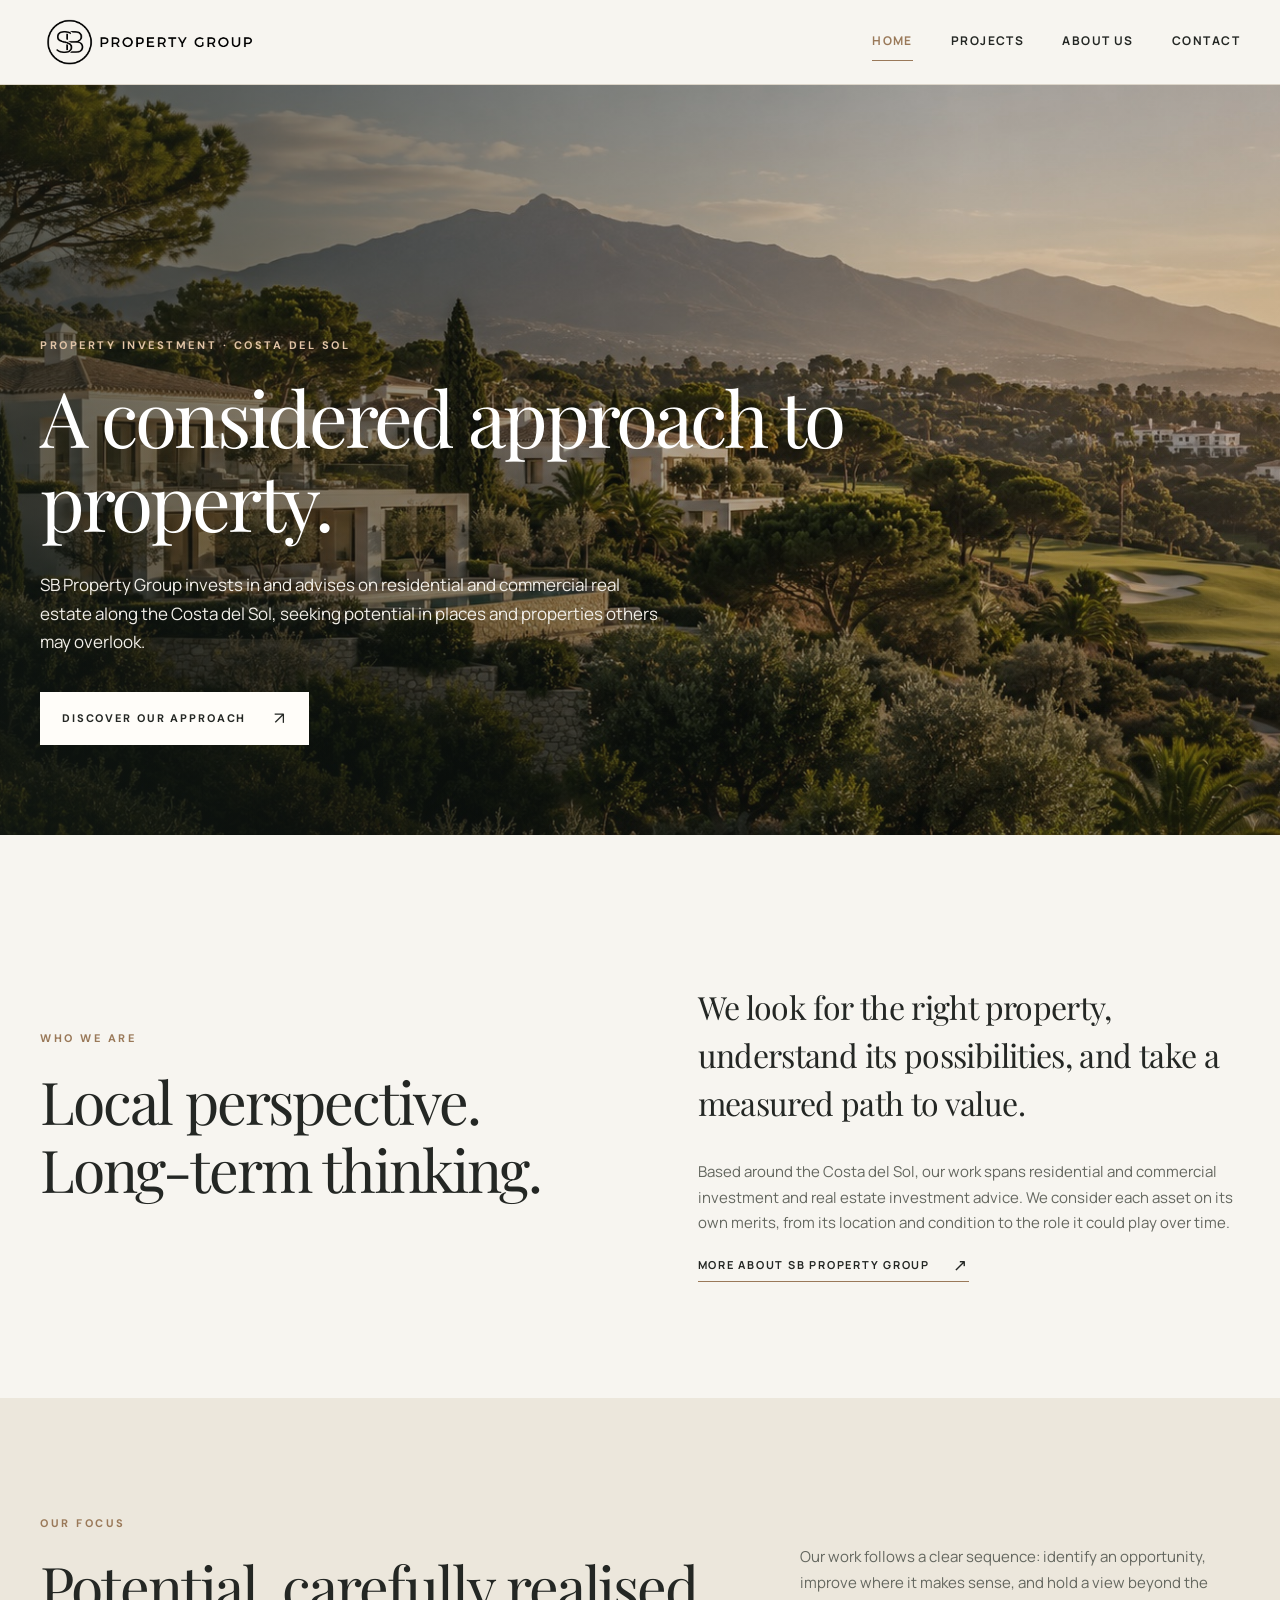
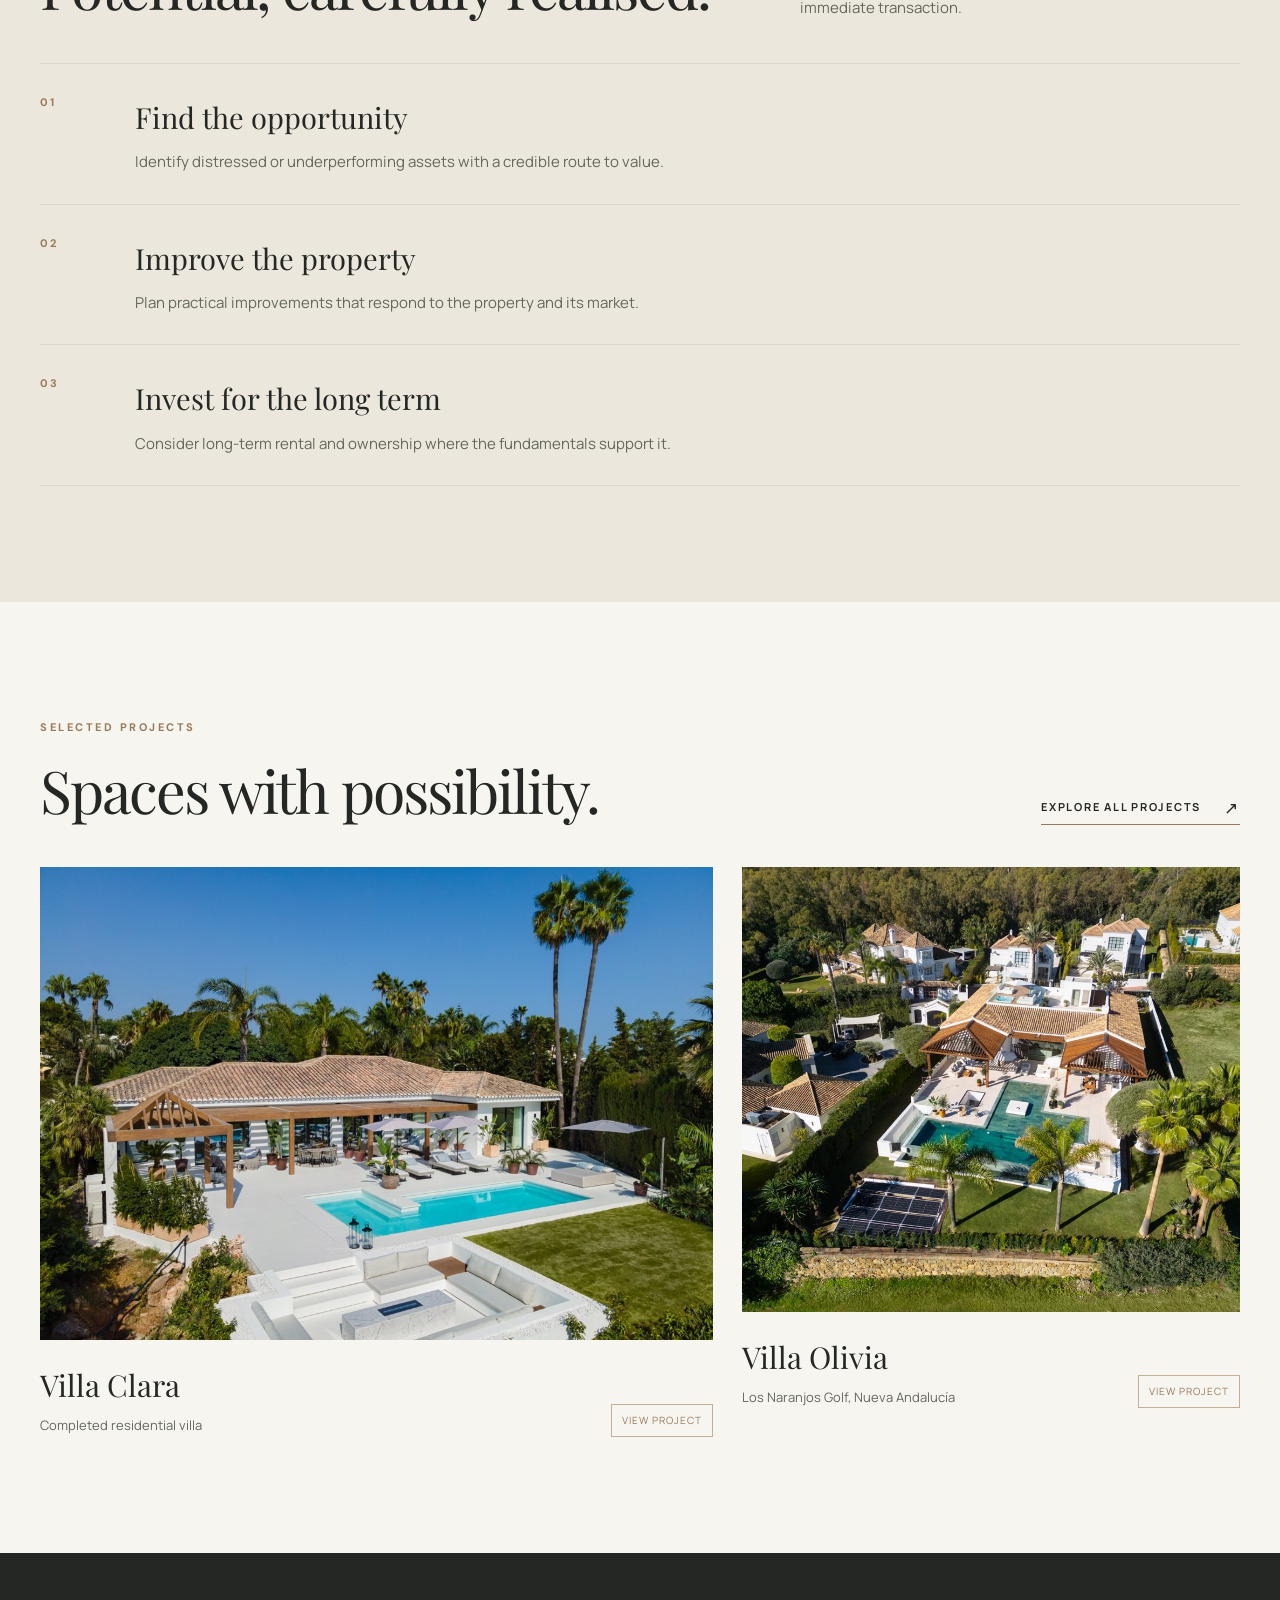
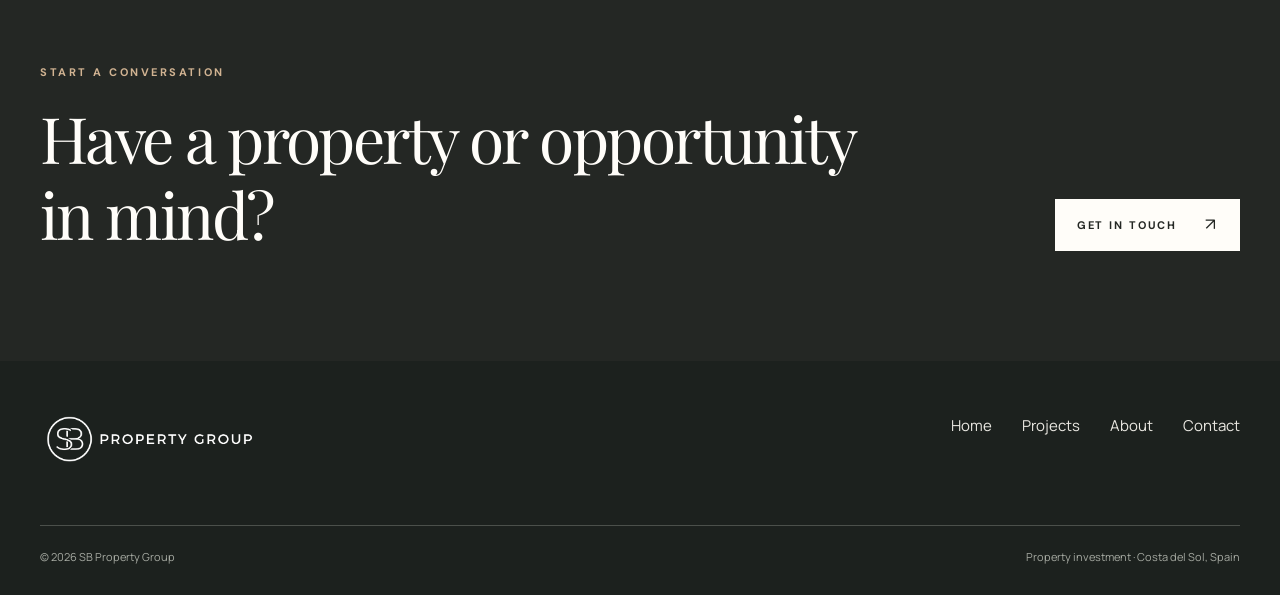
<file: index.html>
<!doctype html><html lang="en"><head><meta charset="utf-8"><meta name="viewport" content="width=device-width,initial-scale=1"><meta name="description" content="SB Property Group invests in and advises on residential and commercial real estate along Spain’s Costa del Sol."><title>SB Property Group | Property investment on the Costa del Sol</title><link rel="stylesheet" href="assets/site.css"><script src="assets/site.js" defer></script></head><body>
<header class="site-header"><div class="wrap nav"><a class="brand" href="index.html" aria-label="SB Property Group home"><img class="brand-logo" src="assets/sb-property-group-logo.png" alt="SB Property Group"></a><button class="menu-button" type="button" aria-expanded="false" aria-controls="main-nav">Menu</button><nav id="main-nav" class="nav-links" aria-label="Main navigation"><a href="index.html" aria-current="page">Home</a><a href="projects.html">Projects</a><a href="about.html">About us</a><a href="contact.html">Contact</a></nav></div></header>
<main><div class="hero"><img src="assets/golf-valley-editorial.jpg" alt="Illustrative view of Mediterranean villas among golf fairways and mountains" fetchpriority="high"><div class="wrap hero-content"><span class="eyebrow">Property investment · Costa del Sol</span><h1>A considered approach to property.</h1><p>SB Property Group invests in and advises on residential and commercial real estate along the Costa del Sol, seeking potential in places and properties others may overlook.</p><a class="button button-light" href="about.html">Discover our approach</a></div></div>
<section><div class="wrap split"><div><span class="eyebrow">Who we are</span><h2>Local perspective.<br>Long-term thinking.</h2></div><div><p class="intro-copy">We look for the right property, understand its possibilities, and take a measured path to value.</p><p>Based around the Costa del Sol, our work spans residential and commercial investment and real estate investment advice. We consider each asset on its own merits, from its location and condition to the role it could play over time.</p><a class="text-link" href="about.html">More about SB Property Group</a></div></div></section>
<section class="tone"><div class="wrap"><div class="section-head"><div><span class="eyebrow">Our focus</span><h2>Potential, carefully realised.</h2></div><p>Our work follows a clear sequence: identify an opportunity, improve where it makes sense, and hold a view beyond the immediate transaction.</p></div><div class="number-list"><div class="number-row"><b>01</b><div><h3>Find the opportunity</h3><p>Identify distressed or underperforming assets with a credible route to value.</p></div></div><div class="number-row"><b>02</b><div><h3>Improve the property</h3><p>Plan practical improvements that respond to the property and its market.</p></div></div><div class="number-row"><b>03</b><div><h3>Invest for the long term</h3><p>Consider long-term rental and ownership where the fundamentals support it.</p></div></div></div></section>
<section><div class="wrap"><div class="section-head"><div><span class="eyebrow">Selected projects</span><h2>Spaces with possibility.</h2></div><a class="text-link" href="projects.html">Explore all projects</a></div><div class="feature-grid"><article><a href="projects.html#villa-clara" class="image-frame"><img src="assets/projects/villa-clara/01.jpg" alt="Completed Villa Clara exterior and pool" loading="lazy"></a><div class="card-info"><div><h3>Villa Clara</h3><p>Completed residential villa</p></div><span class="pill">View project</span></div></article><article><a href="projects.html#villa-olivia" class="image-frame"><img src="assets/projects/villa-olivia/01.jpg" alt="Completed Villa Olivia exterior and pool" loading="lazy"></a><div class="card-info"><div><h3>Villa Olivia</h3><p>Los Naranjos Golf, Nueva Andalucía</p></div><span class="pill">View project</span></div></article></div></div></section>
<section class="cta"><div class="wrap"><div><span class="eyebrow">Start a conversation</span><h2>Have a property or opportunity in mind?</h2></div><a class="button button-light" href="contact.html">Get in touch</a></div></section></main>
<footer class="site-footer"><div class="wrap"><div class="footer-top"><a class="brand" href="index.html"><img class="brand-logo" src="assets/sb-property-group-logo.png" alt="SB Property Group"></a><nav aria-label="Footer navigation"><a href="index.html">Home</a><a href="projects.html">Projects</a><a href="about.html">About</a><a href="contact.html">Contact</a></nav></div><div class="footer-bottom"><span>© <span data-year>2026</span> SB Property Group</span><span>Property investment · Costa del Sol, Spain</span></div></div></footer></body></html>
</file>
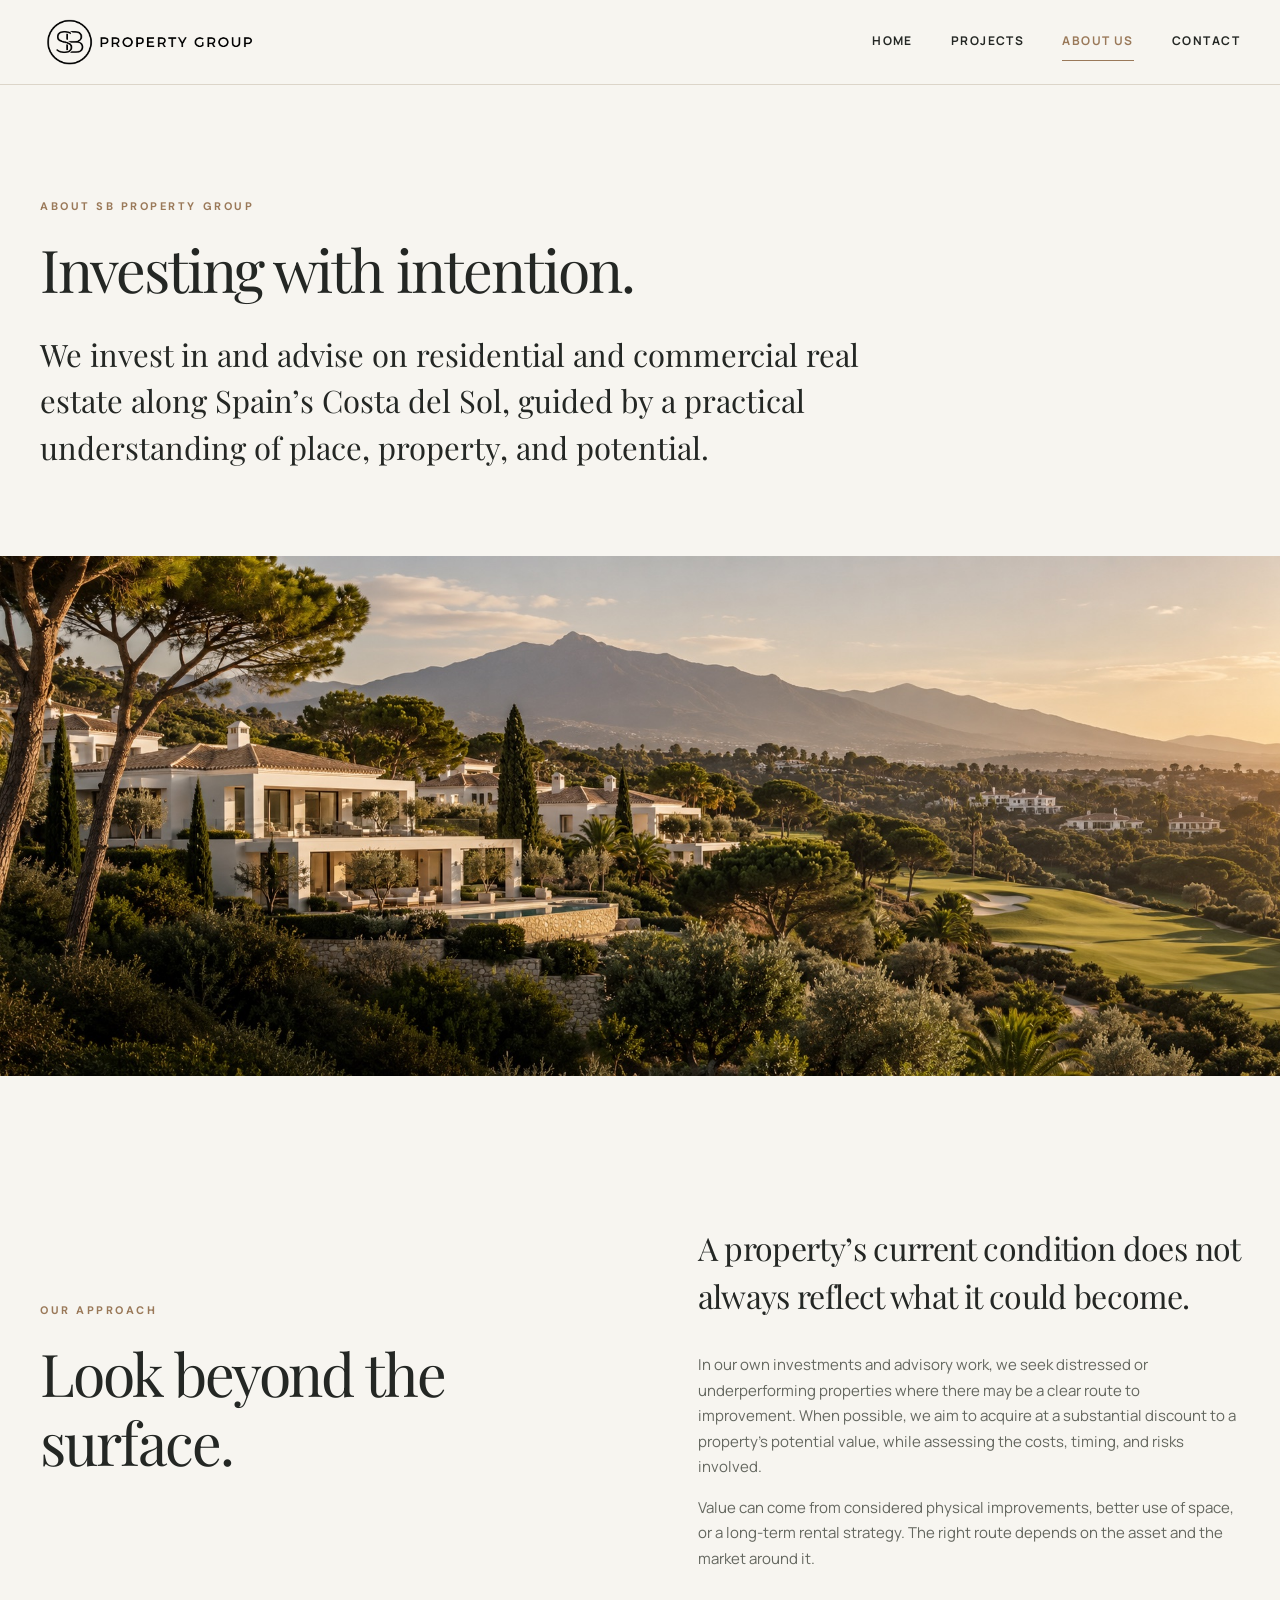
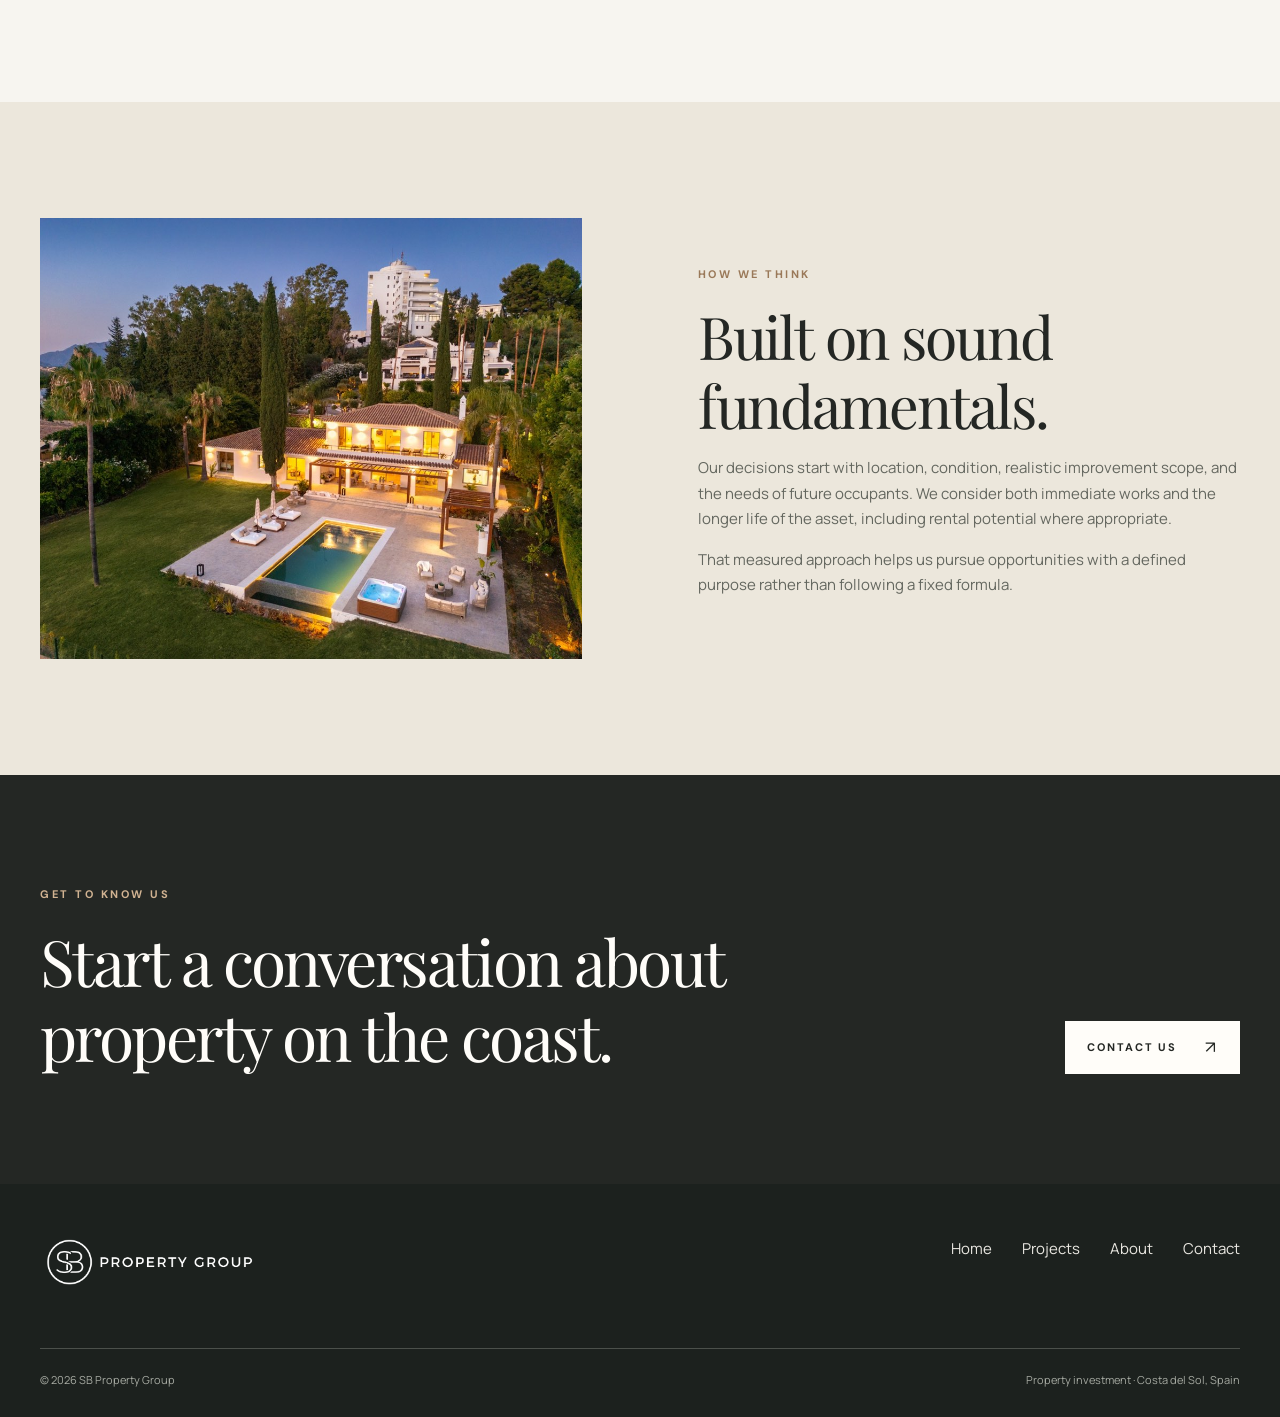
<file: about.html>
<!doctype html><html lang="en"><head><meta charset="utf-8"><meta name="viewport" content="width=device-width,initial-scale=1"><meta name="description" content="Learn about SB Property Group’s investment and real estate advisory approach on the Costa del Sol."><title>About us | SB Property Group</title><link rel="stylesheet" href="assets/site.css"><script src="assets/site.js" defer></script></head><body>
<header class="site-header"><div class="wrap nav"><a class="brand" href="index.html" aria-label="SB Property Group home"><img class="brand-logo" src="assets/sb-property-group-logo.png" alt="SB Property Group"></a><button class="menu-button" type="button" aria-expanded="false" aria-controls="main-nav">Menu</button><nav id="main-nav" class="nav-links" aria-label="Main navigation"><a href="index.html">Home</a><a href="projects.html">Projects</a><a href="about.html" aria-current="page">About us</a><a href="contact.html">Contact</a></nav></div></header>
<main><div class="wrap page-intro"><span class="eyebrow">About SB Property Group</span><h1>Investing with intention.</h1><p class="lede">We invest in and advise on residential and commercial real estate along Spain’s Costa del Sol, guided by a practical understanding of place, property, and potential.</p></div><img class="banner-img" src="assets/golf-valley-editorial.jpg" alt="Illustrative Costa del Sol villas and landscape" loading="eager">
<section><div class="wrap split"><div><span class="eyebrow">Our approach</span><h2>Look beyond the surface.</h2></div><div class="about-block"><p class="intro-copy">A property’s current condition does not always reflect what it could become.</p><p>In our own investments and advisory work, we seek distressed or underperforming properties where there may be a clear route to improvement. When possible, we aim to acquire at a substantial discount to a property’s potential value, while assessing the costs, timing, and risks involved.</p><p>Value can come from considered physical improvements, better use of space, or a long-term rental strategy. The right route depends on the asset and the market around it.</p></div></div></section>
<section class="tone"><div class="wrap split"><div class="image-frame"><img class="about-image" src="assets/projects/villa-azahar/01.jpg" alt="Completed Villa Azahar exterior and pool" loading="lazy"></div><div><span class="eyebrow">How we think</span><h2>Built on sound fundamentals.</h2><p>Our decisions start with location, condition, realistic improvement scope, and the needs of future occupants. We consider both immediate works and the longer life of the asset, including rental potential where appropriate.</p><p>That measured approach helps us pursue opportunities with a defined purpose rather than following a fixed formula.</p></div></div></section>
<section class="cta"><div class="wrap"><div><span class="eyebrow">Get to know us</span><h2>Start a conversation about property on the coast.</h2></div><a class="button button-light" href="contact.html">Contact us</a></div></section></main>
<footer class="site-footer"><div class="wrap"><div class="footer-top"><a class="brand" href="index.html"><img class="brand-logo" src="assets/sb-property-group-logo.png" alt="SB Property Group"></a><nav aria-label="Footer navigation"><a href="index.html">Home</a><a href="projects.html">Projects</a><a href="about.html">About</a><a href="contact.html">Contact</a></nav></div><div class="footer-bottom"><span>© 2026 SB Property Group</span><span>Property investment · Costa del Sol, Spain</span></div></div></footer></body></html>
</file>
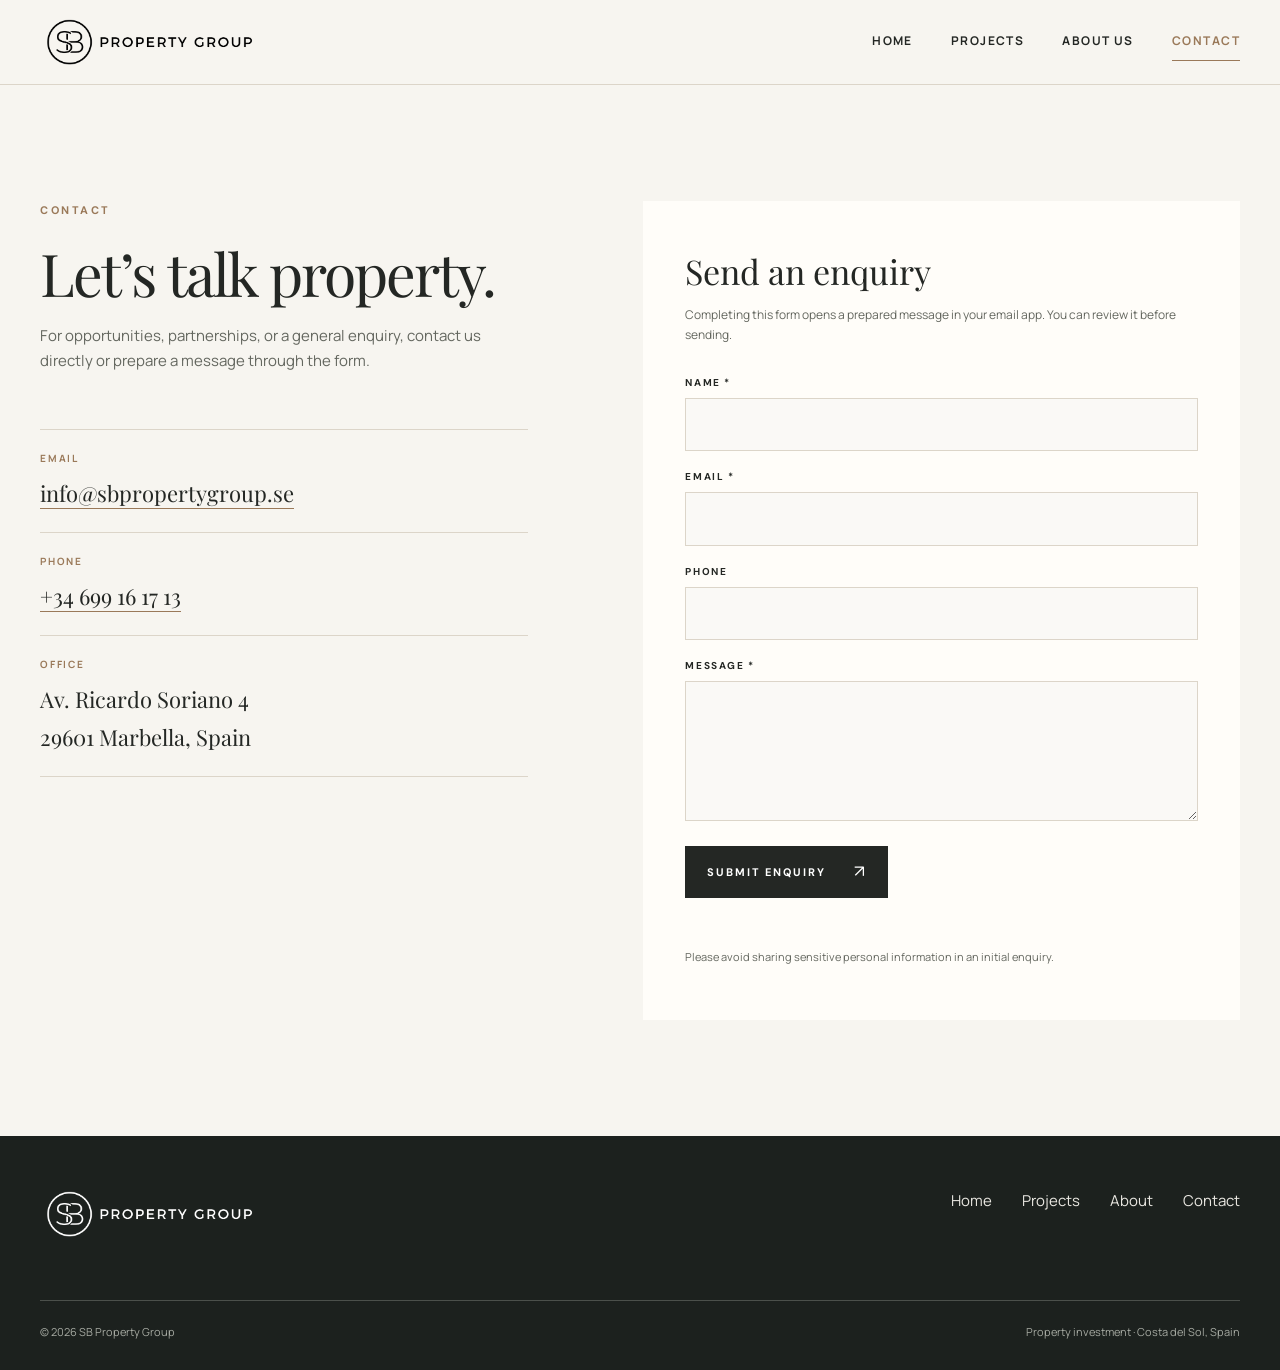
<file: contact.html>
<!doctype html><html lang="en"><head><meta charset="utf-8"><meta name="viewport" content="width=device-width,initial-scale=1"><meta name="description" content="Contact SB Property Group about property investment opportunities on the Costa del Sol."><title>Contact | SB Property Group</title><link rel="stylesheet" href="assets/site.css"><script src="assets/site.js" defer></script></head><body>
<header class="site-header"><div class="wrap nav"><a class="brand" href="index.html" aria-label="SB Property Group home"><img class="brand-logo" src="assets/sb-property-group-logo.png" alt="SB Property Group"></a><button class="menu-button" type="button" aria-expanded="false" aria-controls="main-nav">Menu</button><nav id="main-nav" class="nav-links" aria-label="Main navigation"><a href="index.html">Home</a><a href="projects.html">Projects</a><a href="about.html">About us</a><a href="contact.html" aria-current="page">Contact</a></nav></div></header>
<main><section><div class="wrap contact-grid"><div class="contact-heading"><span class="eyebrow">Contact</span><h1>Let’s talk property.</h1><p>For opportunities, partnerships, or a general enquiry, contact us directly or prepare a message through the form.</p><div class="detail-list"><div class="detail"><label>Email</label><a href="mailto:info@sbpropertygroup.se">info@sbpropertygroup.se</a></div><div class="detail"><label>Phone</label><a href="tel:+34699161713">+34 699 16 17 13</a></div><div class="detail"><label>Office</label><span>Av. Ricardo Soriano 4<br>29601 Marbella, Spain</span></div></div></div><div class="form"><h2>Send an enquiry</h2><p class="form-note">Completing this form opens a prepared message in your email app. You can review it before sending.</p><form data-enquiry-form><div class="field"><label for="name">Name *</label><input id="name" name="name" type="text" autocomplete="name" required></div><div class="field"><label for="email">Email *</label><input id="email" name="email" type="email" autocomplete="email" required></div><div class="field"><label for="phone">Phone</label><input id="phone" name="phone" type="tel" autocomplete="tel"></div><div class="field"><label for="message">Message *</label><textarea id="message" name="message" required></textarea></div><button class="button" type="submit">Submit enquiry</button><p class="form-status" role="status" aria-live="polite"></p></form><p class="legal-note">Please avoid sharing sensitive personal information in an initial enquiry.</p></div></div></section></main>
<footer class="site-footer"><div class="wrap"><div class="footer-top"><a class="brand" href="index.html"><img class="brand-logo" src="assets/sb-property-group-logo.png" alt="SB Property Group"></a><nav aria-label="Footer navigation"><a href="index.html">Home</a><a href="projects.html">Projects</a><a href="about.html">About</a><a href="contact.html">Contact</a></nav></div><div class="footer-bottom"><span>© 2026 SB Property Group</span><span>Property investment · Costa del Sol, Spain</span></div></div></footer></body></html>
</file>
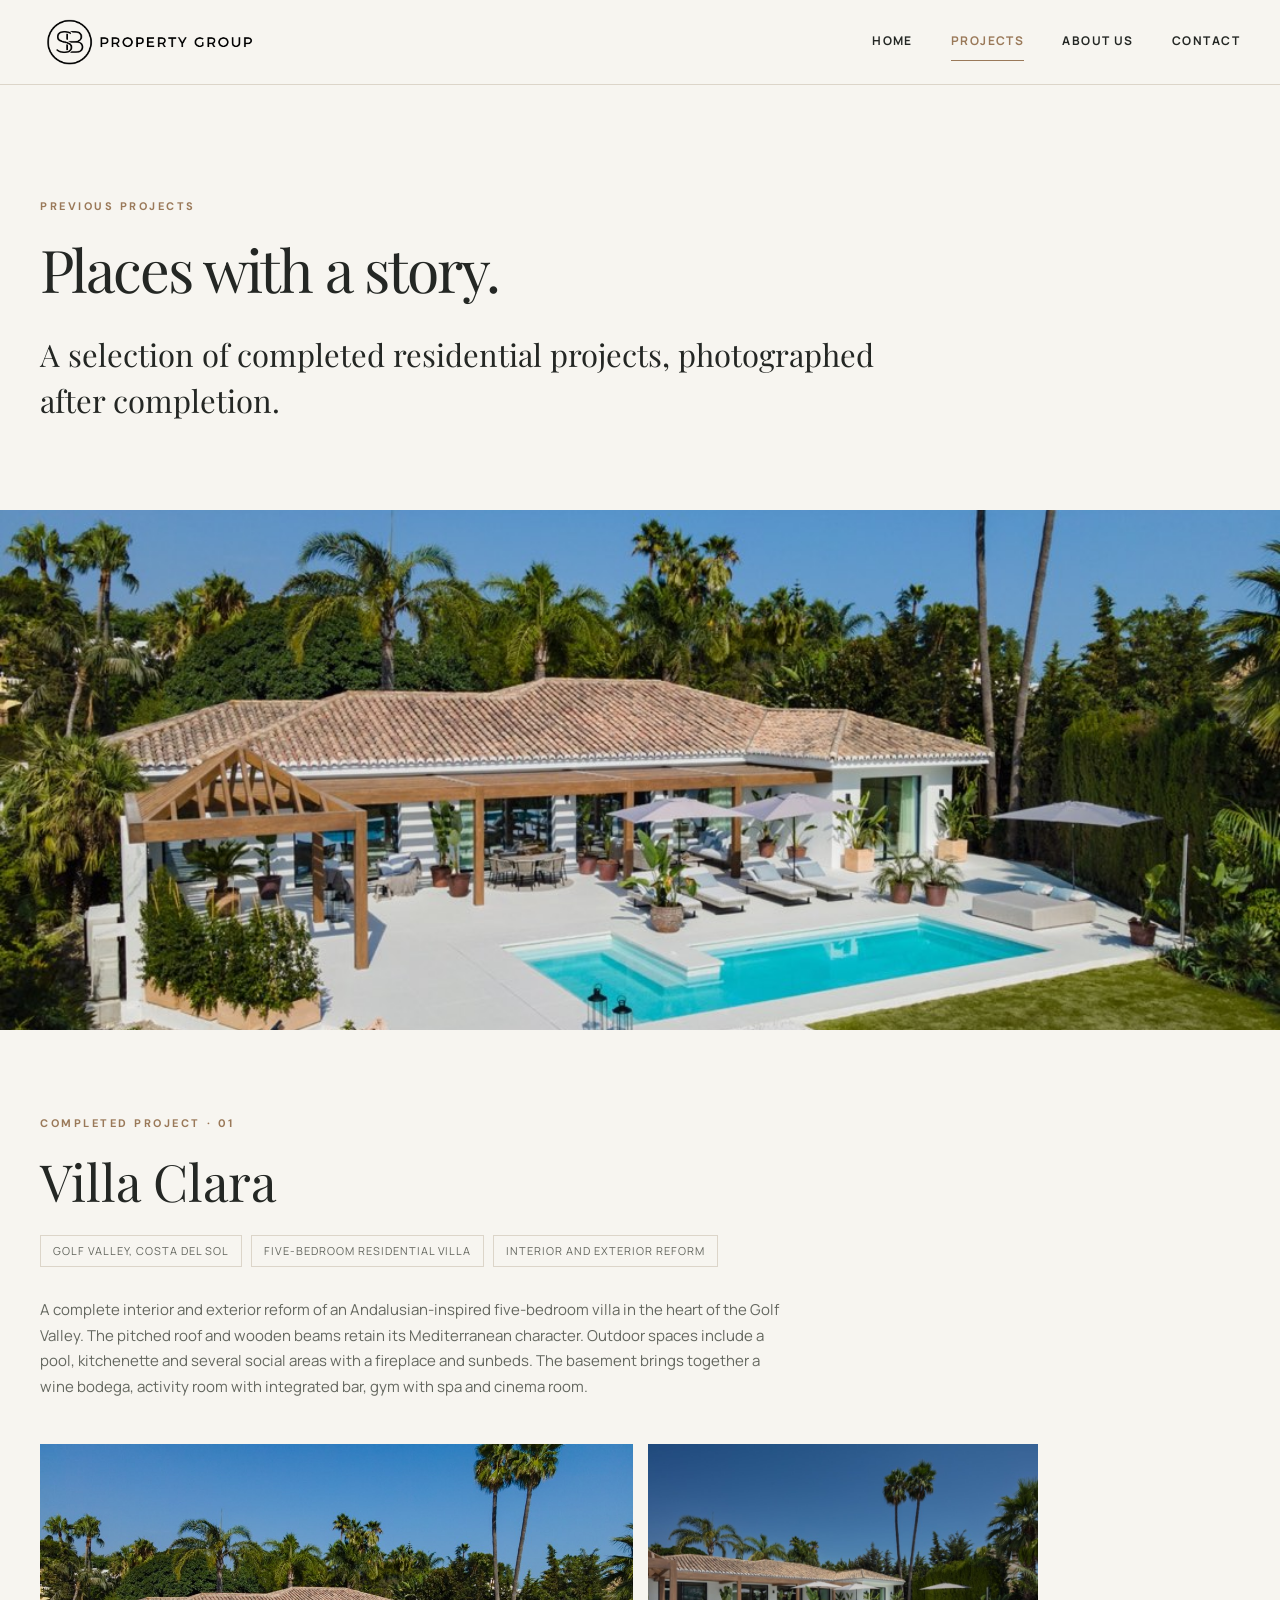
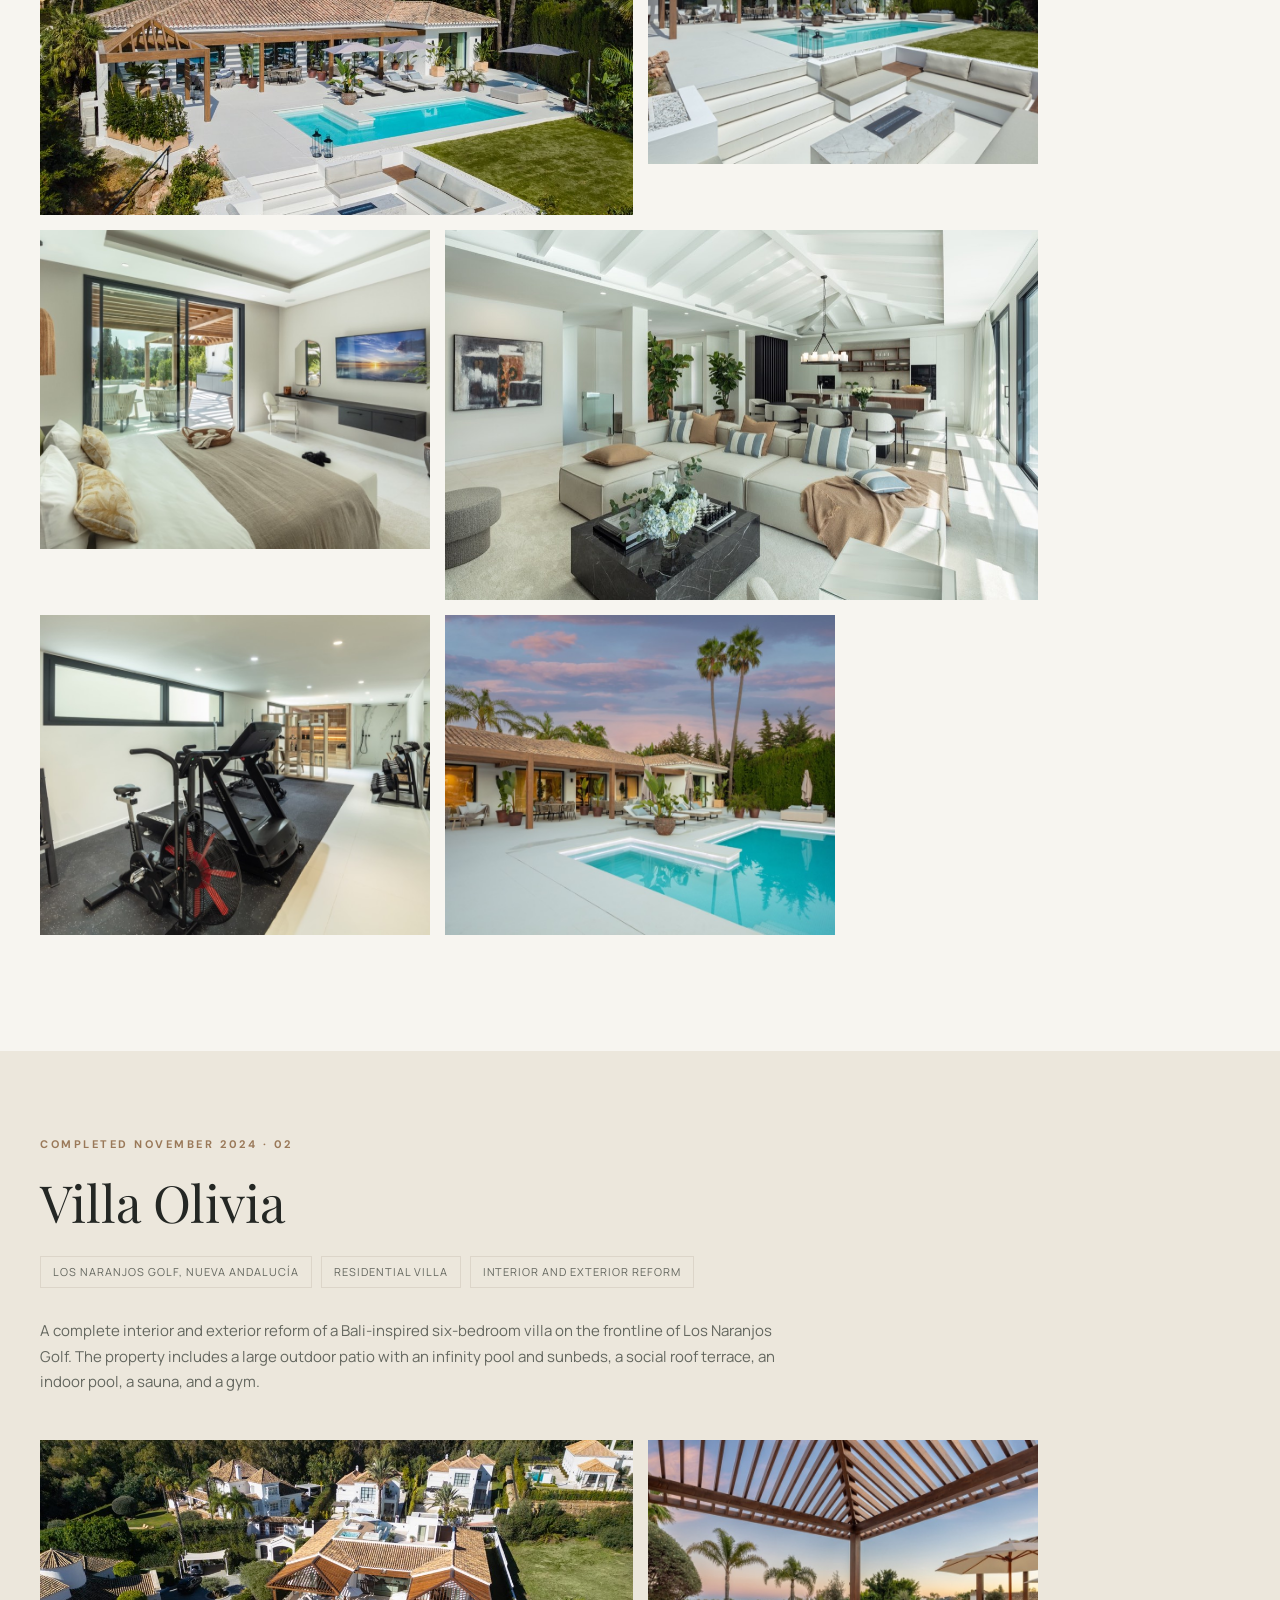
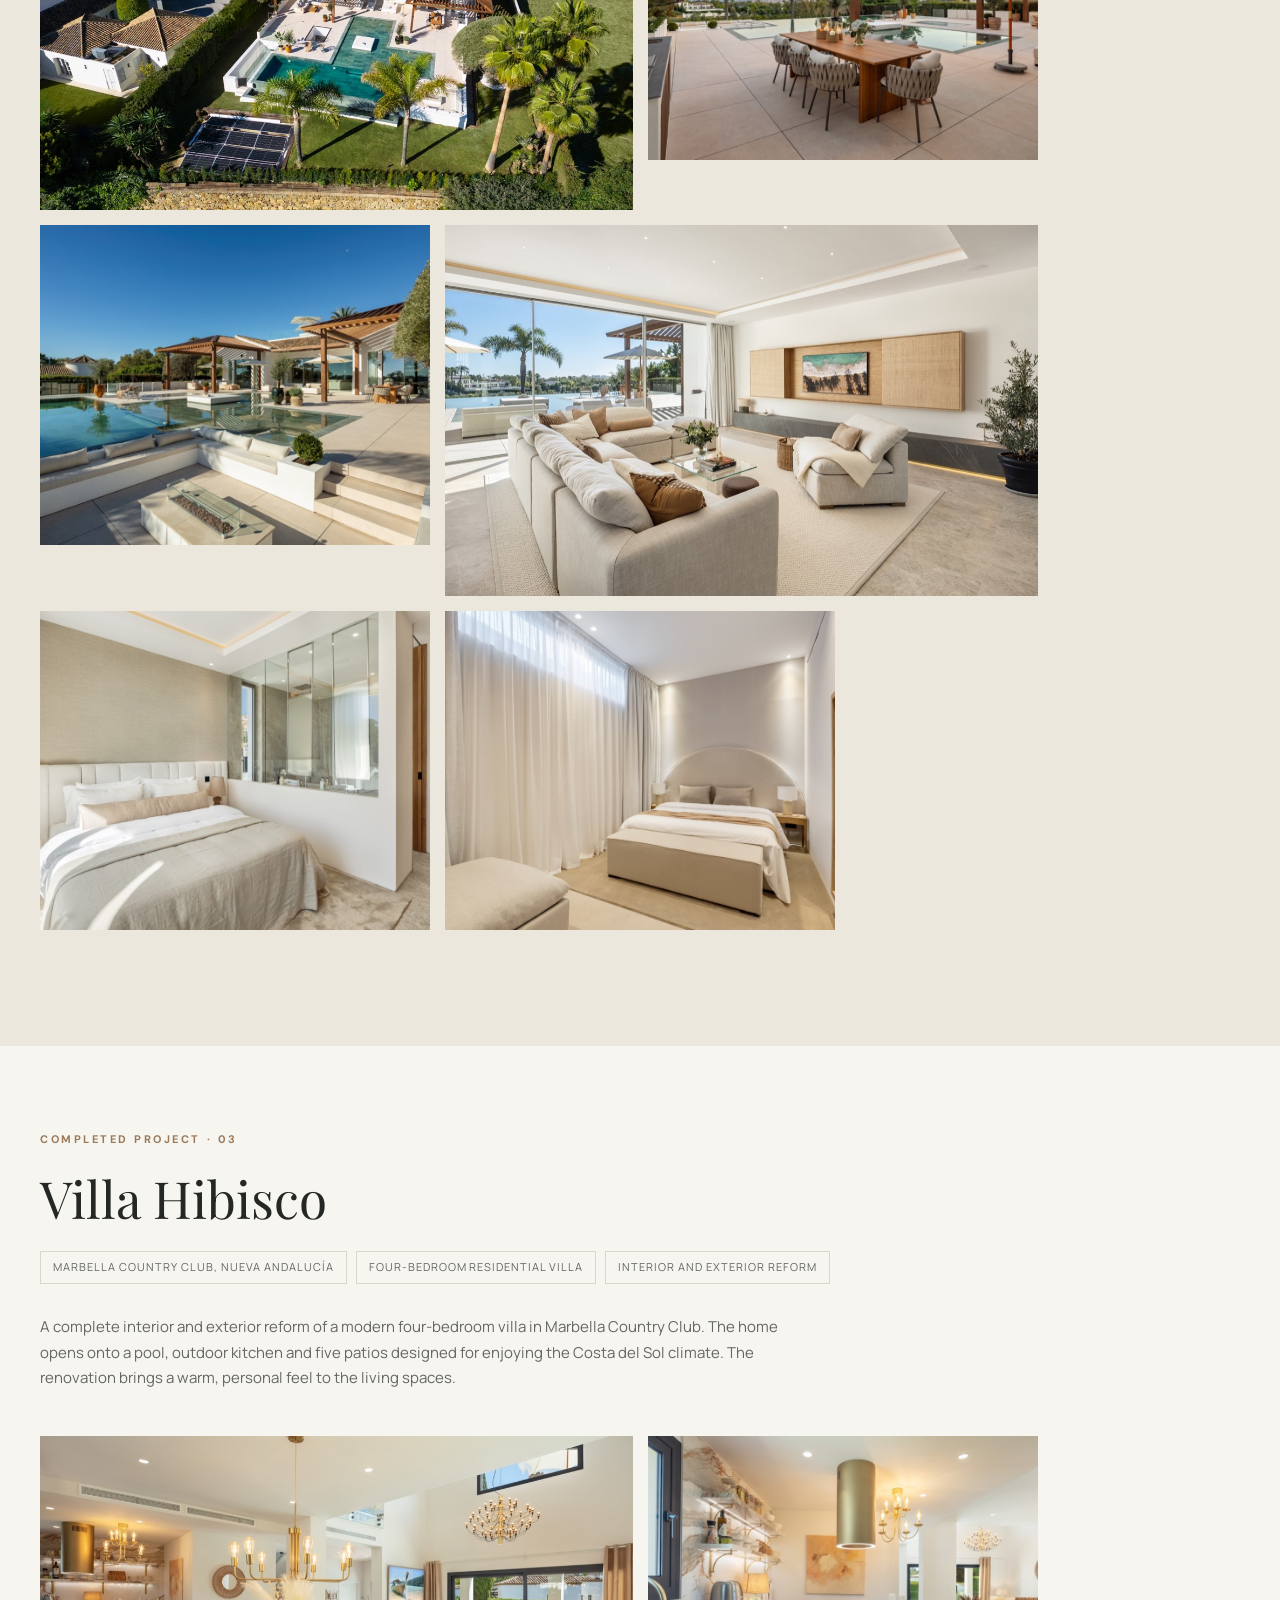
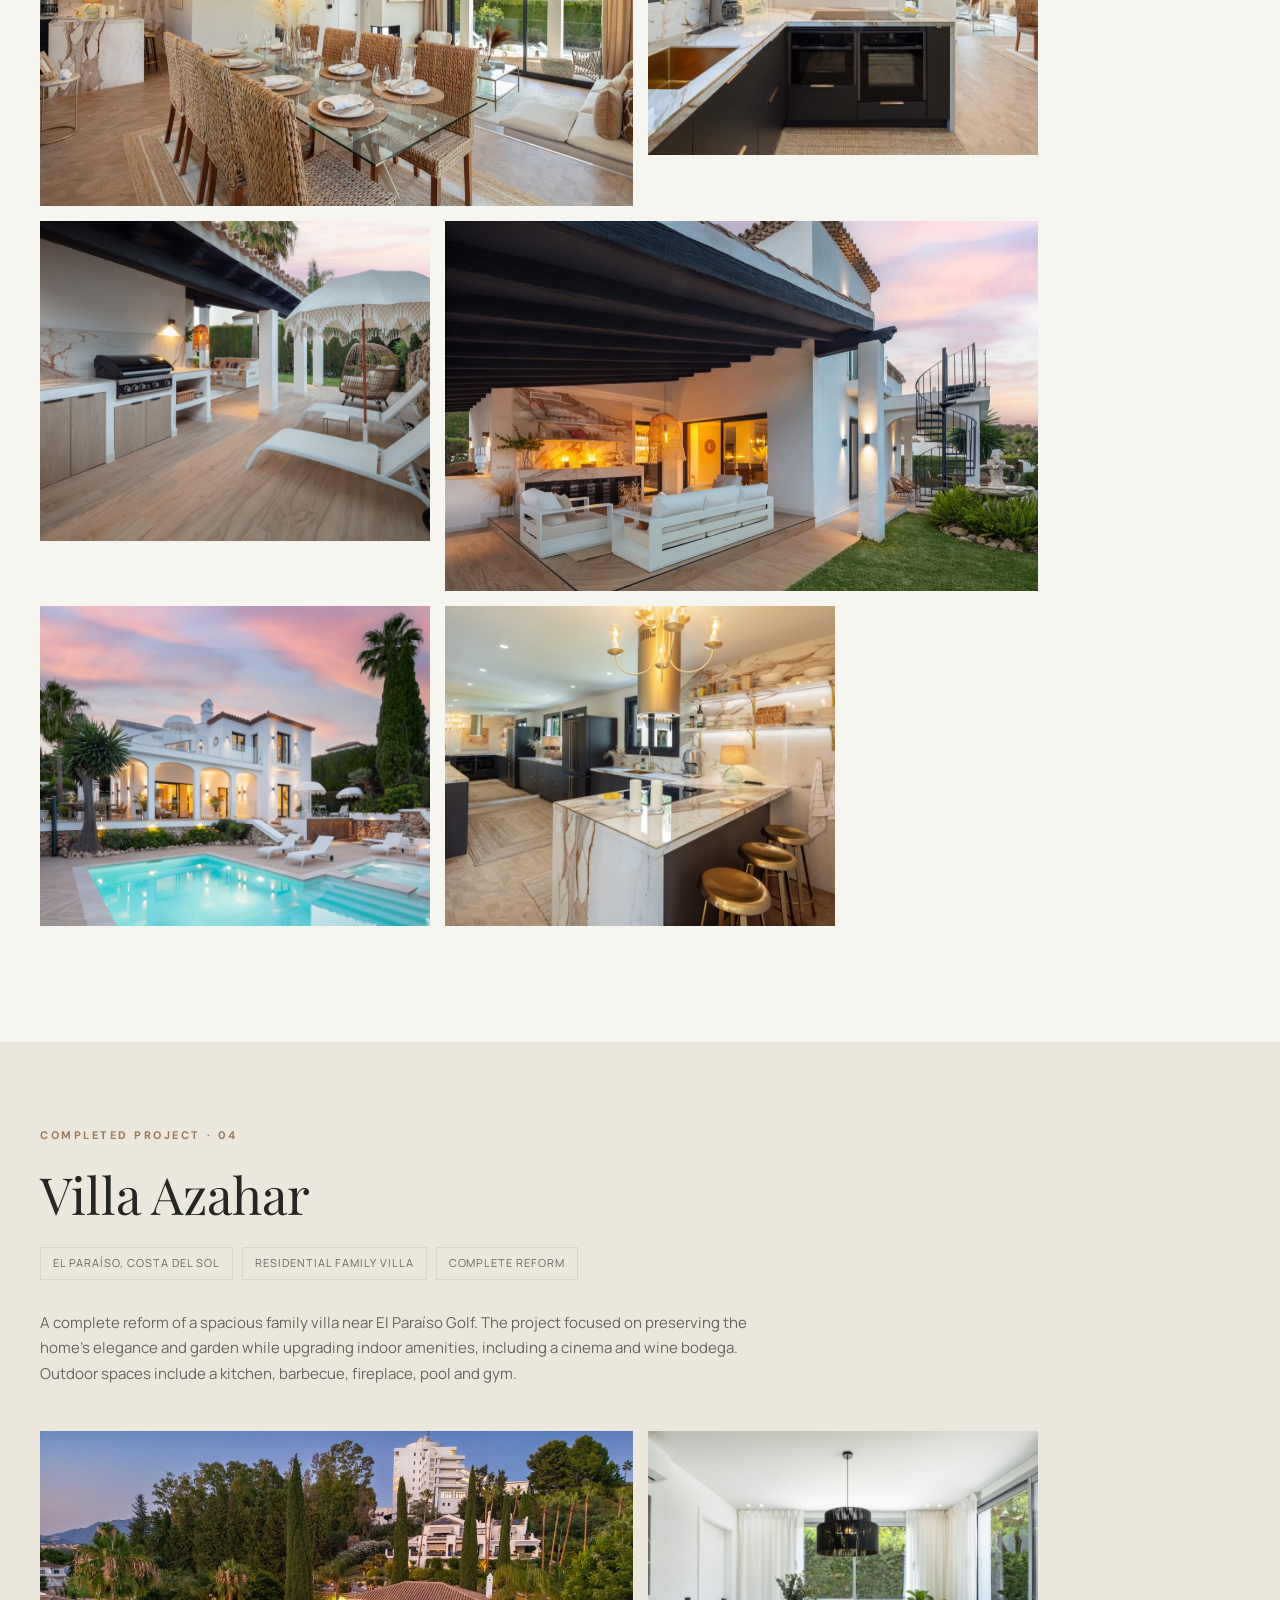
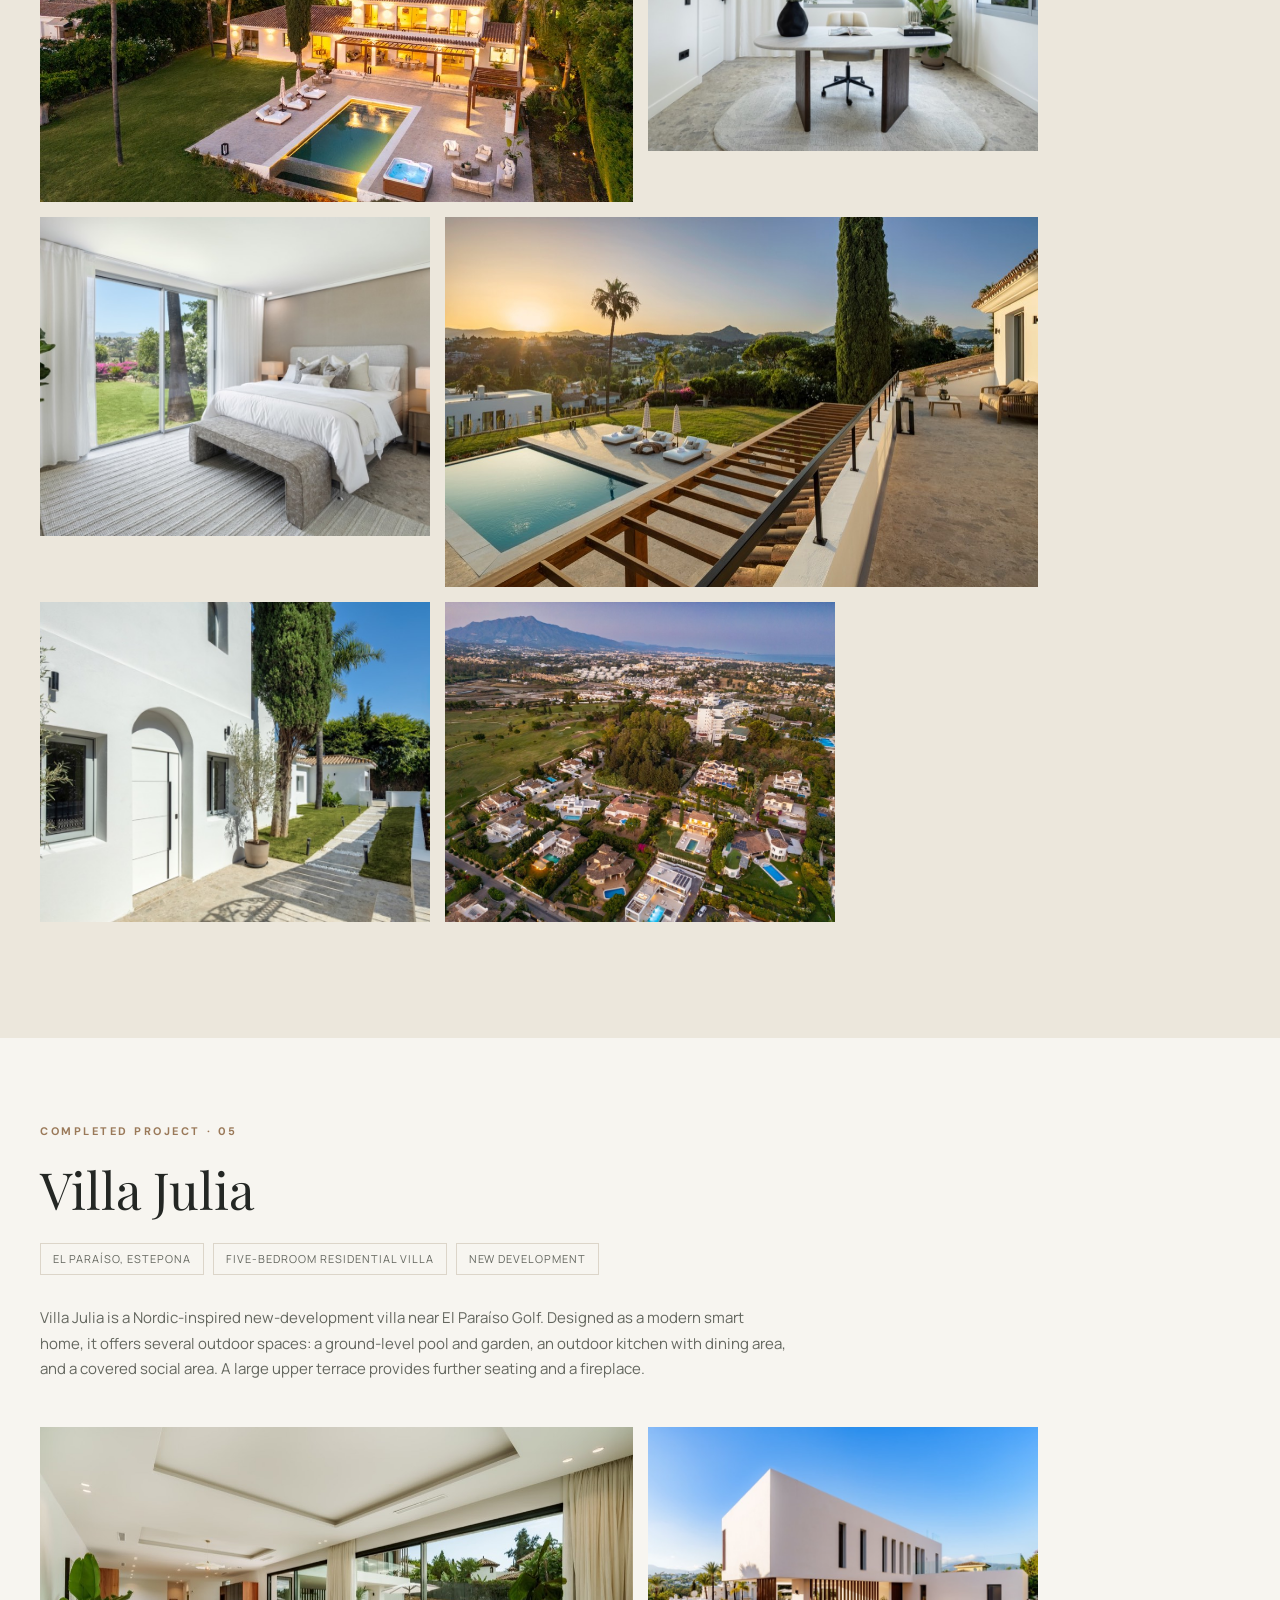
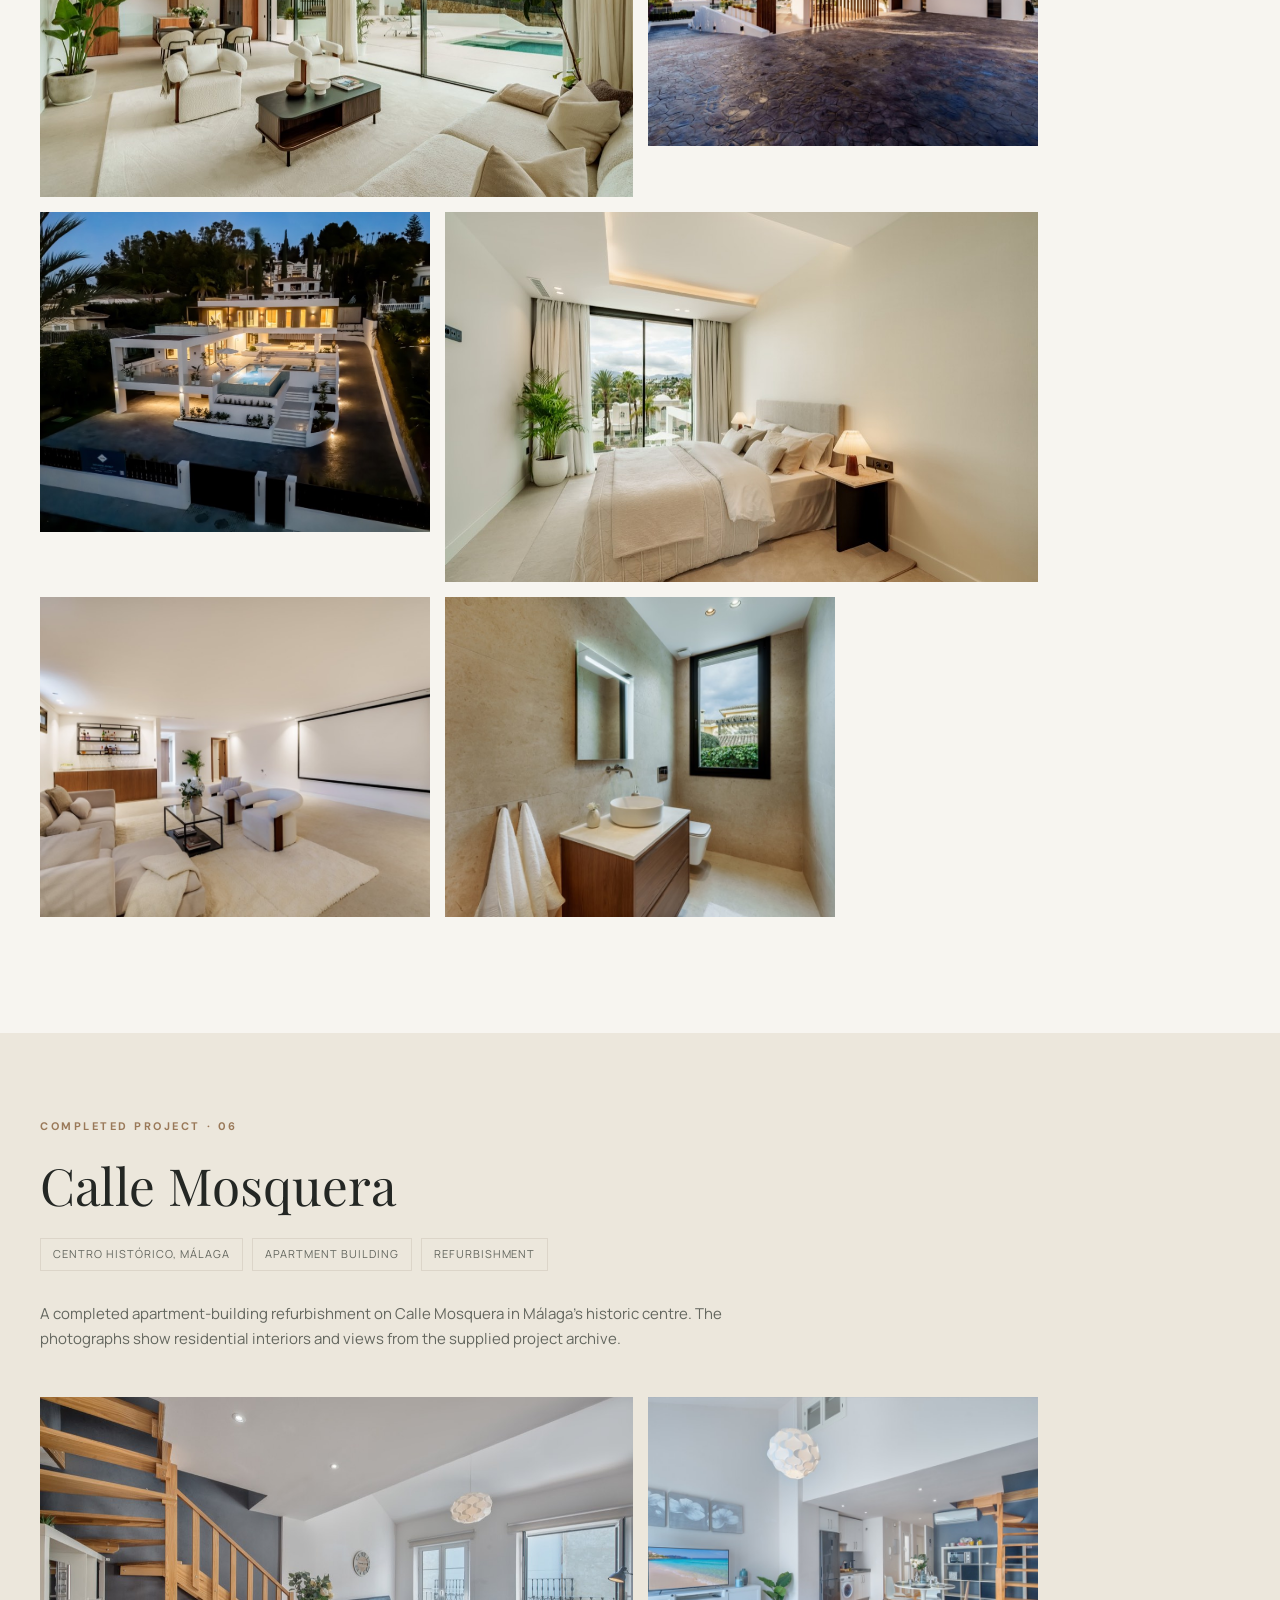
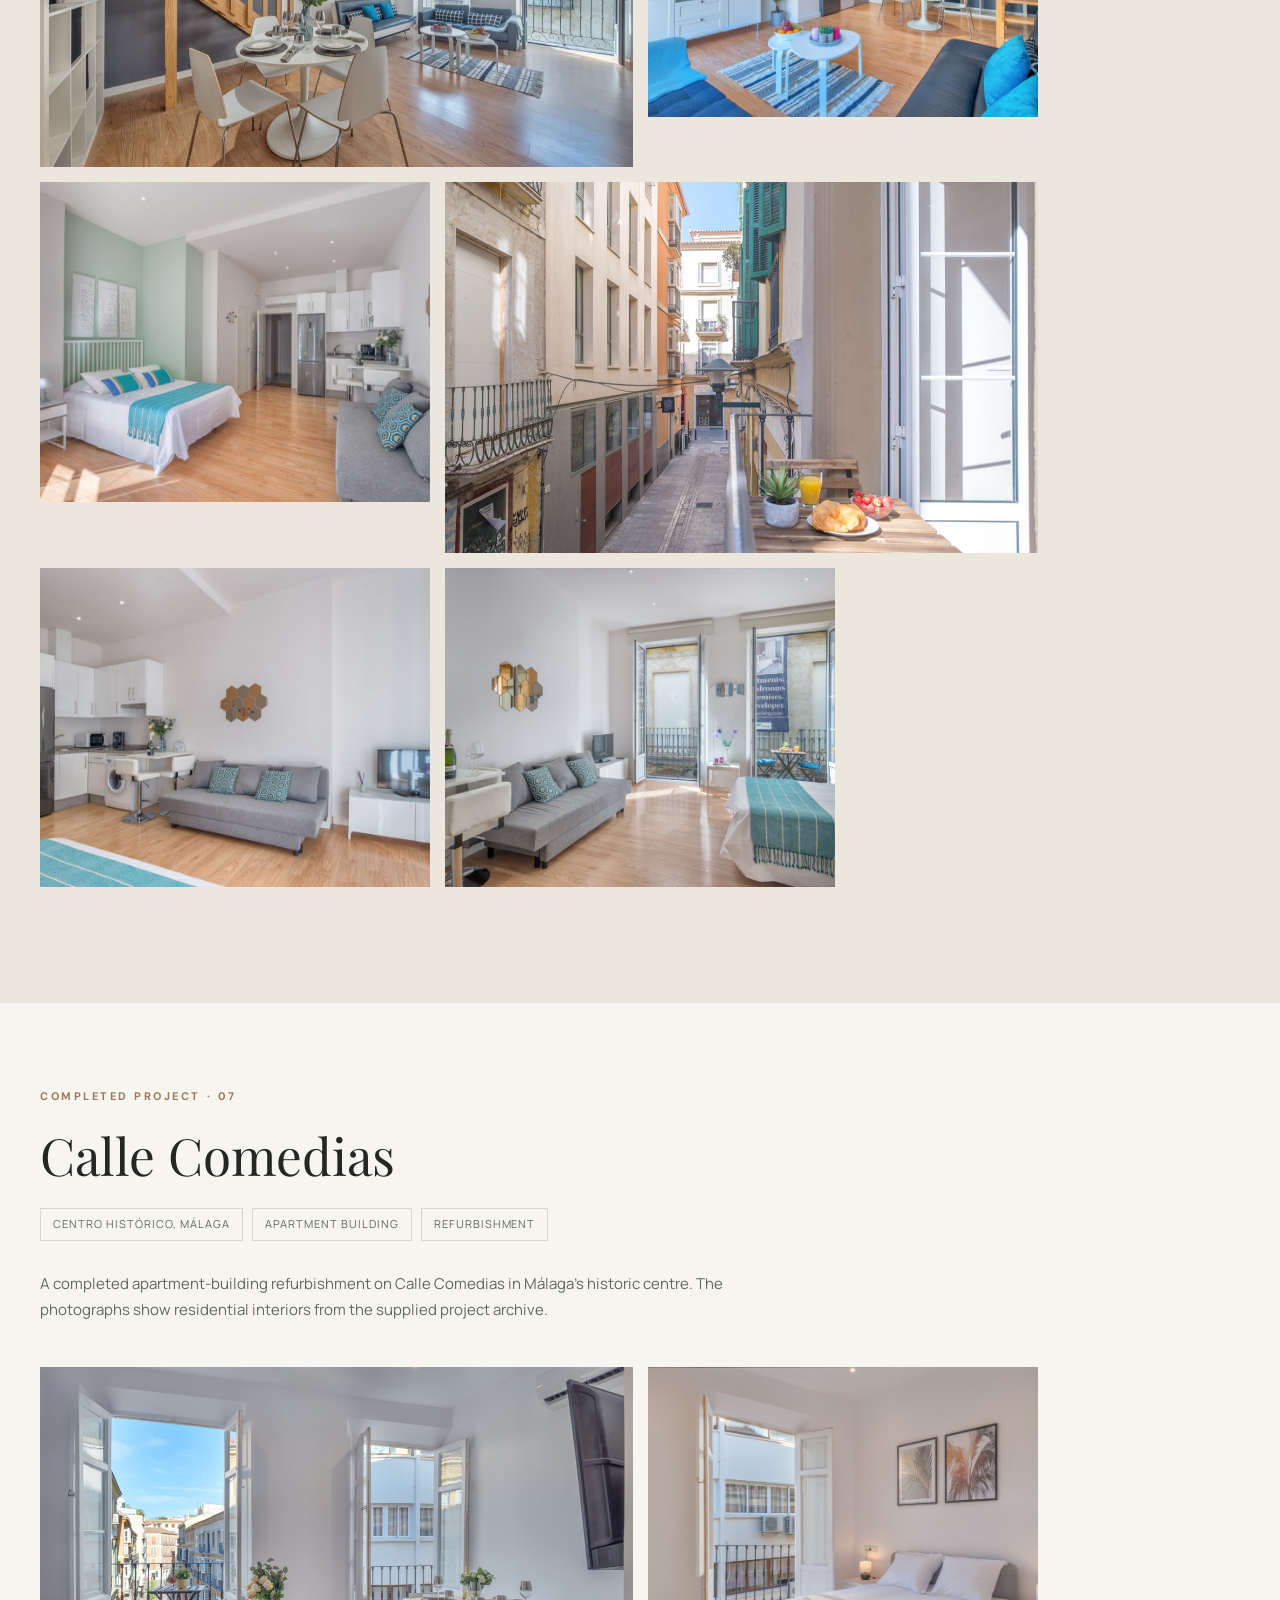
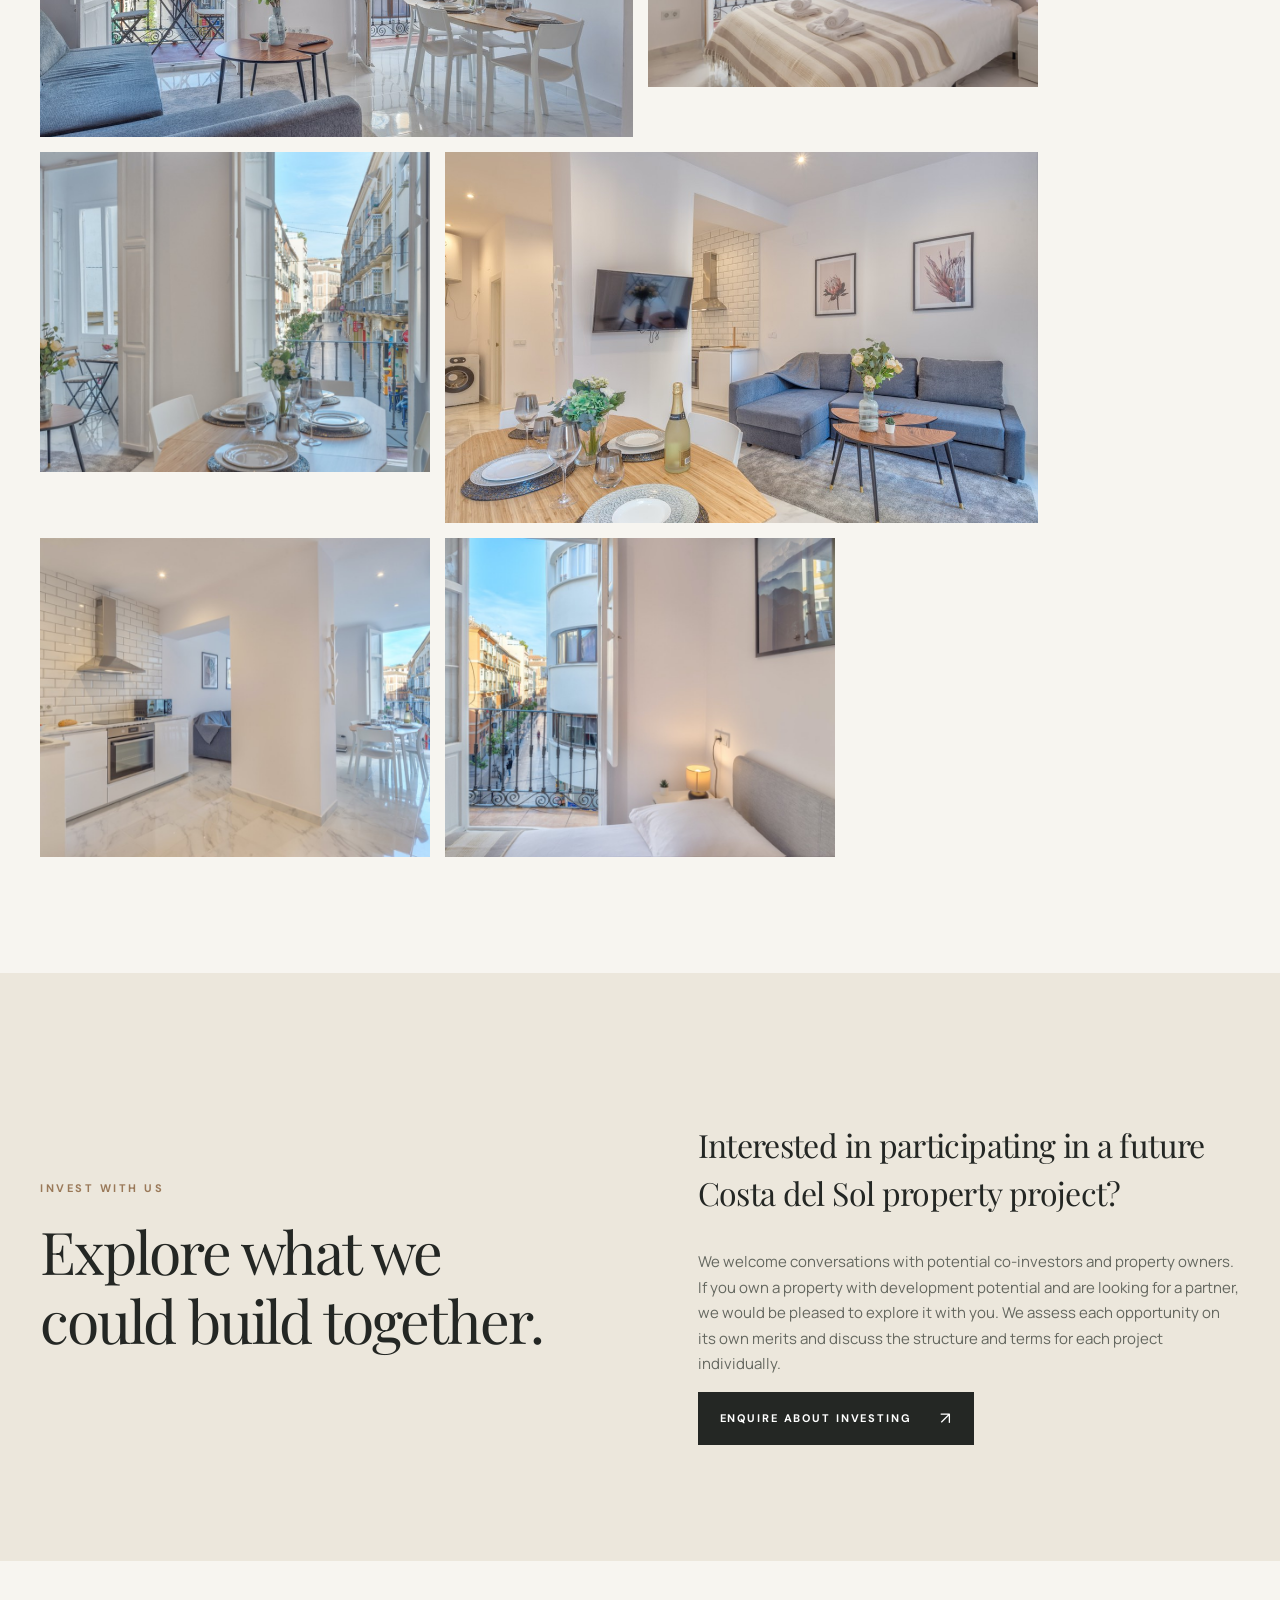
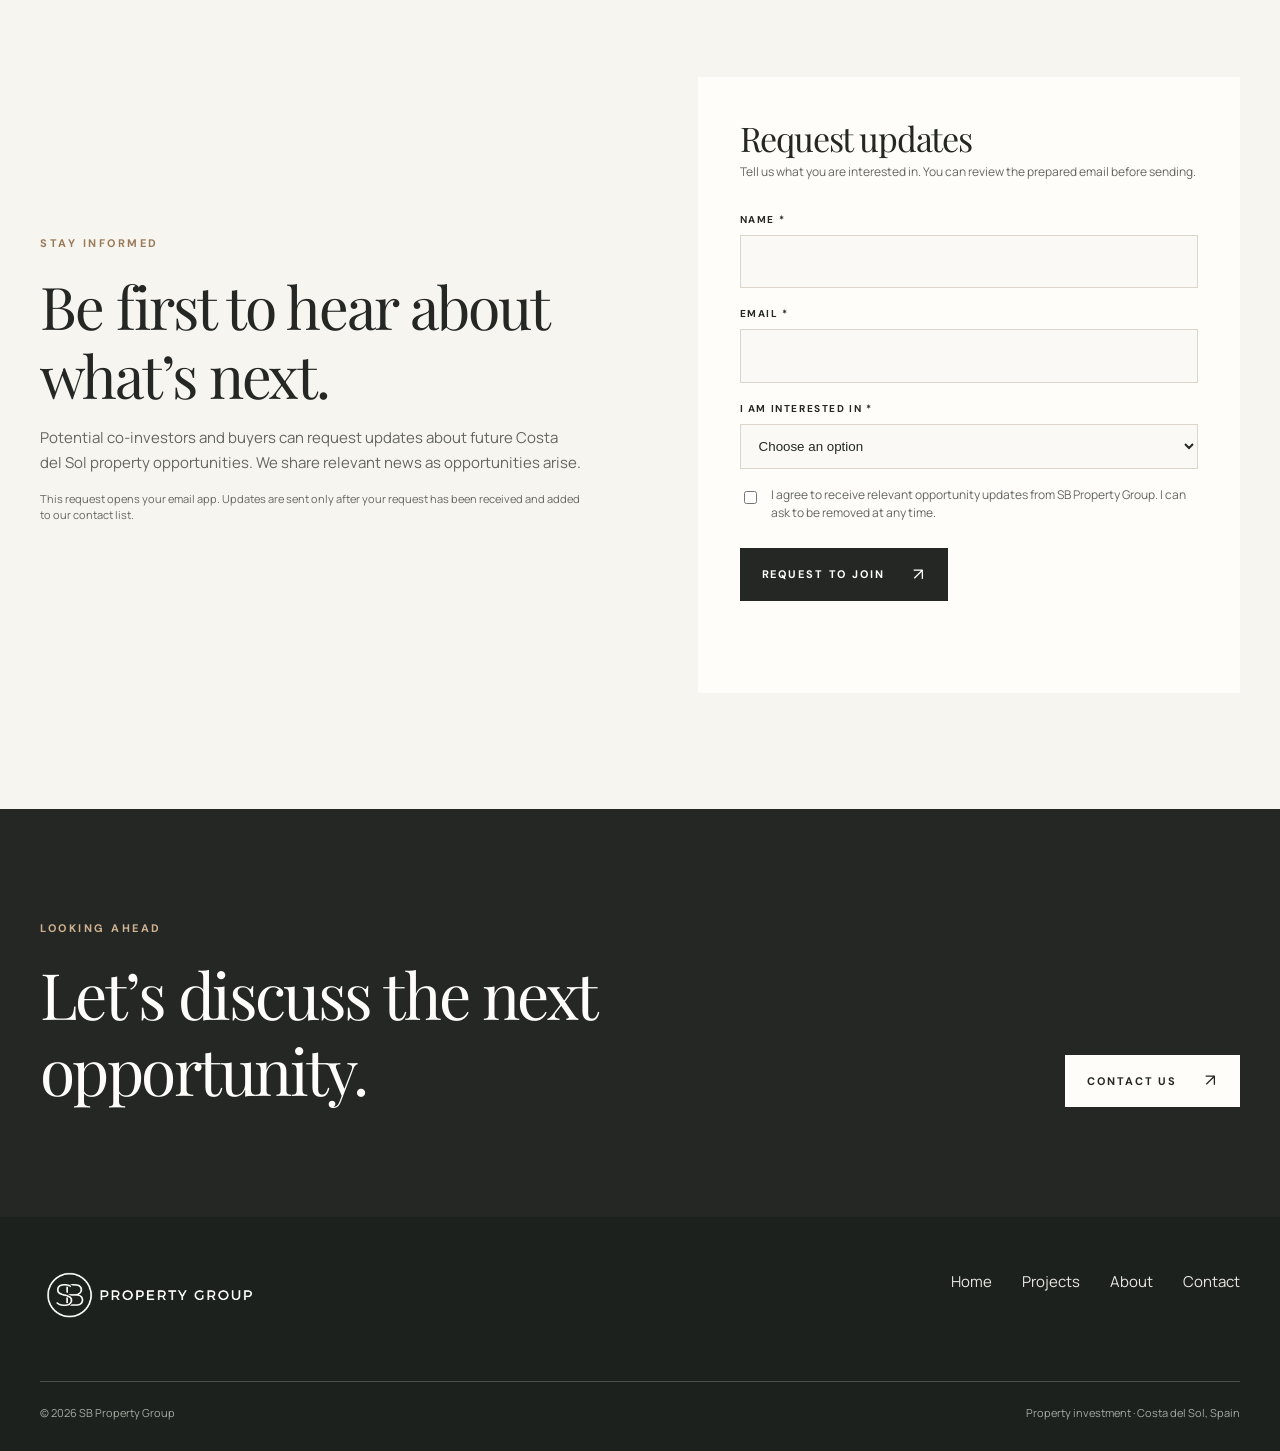
<file: projects.html>
<!doctype html><html lang="en"><head><meta charset="utf-8"><meta name="viewport" content="width=device-width,initial-scale=1"><meta name="description" content="Explore completed villas and apartment-building refurbishments in the SB Property Group portfolio."><title>Projects | SB Property Group</title><link rel="stylesheet" href="assets/site.css"><script src="assets/site.js" defer></script></head><body>
<header class="site-header"><div class="wrap nav"><a class="brand" href="index.html" aria-label="SB Property Group home"><img class="brand-logo" src="assets/sb-property-group-logo.png" alt="SB Property Group"></a><button class="menu-button" type="button" aria-expanded="false" aria-controls="main-nav">Menu</button><nav id="main-nav" class="nav-links" aria-label="Main navigation"><a href="index.html">Home</a><a href="projects.html" aria-current="page">Projects</a><a href="about.html">About us</a><a href="contact.html">Contact</a></nav></div></header>
<main><div class="wrap page-intro"><span class="eyebrow">Previous projects</span><h1>Places with a story.</h1><p class="lede">A selection of completed residential projects, photographed after completion.</p></div><img class="banner-img" src="assets/projects/villa-clara/01.jpg" alt="Completed Villa Clara exterior and pool" loading="eager"><section id="villa-clara" class="project-feature"><div class="wrap"><span class="eyebrow">Completed project · 01</span><h2>Villa Clara</h2><div class="project-meta"><span>Golf Valley, Costa del Sol</span><span>Five-bedroom residential villa</span><span>Interior and exterior reform</span></div><p class="explain">A complete interior and exterior reform of an Andalusian-inspired five-bedroom villa in the heart of the Golf Valley. The pitched roof and wooden beams retain its Mediterranean character. Outdoor spaces include a pool, kitchenette and several social areas with a fireplace and sunbeds. The basement brings together a wine bodega, activity room with integrated bar, gym with spa and cinema room.</p><div class="gallery"><figure><img src="assets/projects/villa-clara/01.jpg" alt="Completed Villa Clara photograph 1 of 6" loading="lazy"></figure><figure><img src="assets/projects/villa-clara/02.jpg" alt="Completed Villa Clara photograph 2 of 6" loading="lazy"></figure><figure><img src="assets/projects/villa-clara/03.jpg" alt="Completed Villa Clara photograph 3 of 6" loading="lazy"></figure><figure><img src="assets/projects/villa-clara/04.jpg" alt="Completed Villa Clara photograph 4 of 6" loading="lazy"></figure><figure><img src="assets/projects/villa-clara/05.jpg" alt="Completed Villa Clara photograph 5 of 6" loading="lazy"></figure><figure><img src="assets/projects/villa-clara/06.jpg" alt="Completed Villa Clara photograph 6 of 6" loading="lazy"></figure></div></div></section><section id="villa-olivia" class="project-feature tone"><div class="wrap"><span class="eyebrow">Completed November 2024 · 02</span><h2>Villa Olivia</h2><div class="project-meta"><span>Los Naranjos Golf, Nueva Andalucía</span><span>Residential villa</span><span>Interior and exterior reform</span></div><p class="explain">A complete interior and exterior reform of a Bali-inspired six-bedroom villa on the frontline of Los Naranjos Golf. The property includes a large outdoor patio with an infinity pool and sunbeds, a social roof terrace, an indoor pool, a sauna, and a gym.</p><div class="gallery"><figure><img src="assets/projects/villa-olivia/01.jpg" alt="Completed Villa Olivia photograph 1 of 6" loading="lazy"></figure><figure><img src="assets/projects/villa-olivia/02.jpg" alt="Completed Villa Olivia photograph 2 of 6" loading="lazy"></figure><figure><img src="assets/projects/villa-olivia/03.jpg" alt="Completed Villa Olivia photograph 3 of 6" loading="lazy"></figure><figure><img src="assets/projects/villa-olivia/04.jpg" alt="Completed Villa Olivia photograph 4 of 6" loading="lazy"></figure><figure><img src="assets/projects/villa-olivia/05.jpg" alt="Completed Villa Olivia photograph 5 of 6" loading="lazy"></figure><figure><img src="assets/projects/villa-olivia/06.jpg" alt="Completed Villa Olivia photograph 6 of 6" loading="lazy"></figure></div></div></section><section id="villa-hibisco" class="project-feature"><div class="wrap"><span class="eyebrow">Completed project · 03</span><h2>Villa Hibisco</h2><div class="project-meta"><span>Marbella Country Club, Nueva Andalucía</span><span>Four-bedroom residential villa</span><span>Interior and exterior reform</span></div><p class="explain">A complete interior and exterior reform of a modern four-bedroom villa in Marbella Country Club. The home opens onto a pool, outdoor kitchen and five patios designed for enjoying the Costa del Sol climate. The renovation brings a warm, personal feel to the living spaces.</p><div class="gallery"><figure><img src="assets/projects/villa-hibisco/01.jpg" alt="Completed Villa Hibisco photograph 1 of 6" loading="lazy"></figure><figure><img src="assets/projects/villa-hibisco/02.jpg" alt="Completed Villa Hibisco photograph 2 of 6" loading="lazy"></figure><figure><img src="assets/projects/villa-hibisco/03.jpg" alt="Completed Villa Hibisco photograph 3 of 6" loading="lazy"></figure><figure><img src="assets/projects/villa-hibisco/04.jpg" alt="Completed Villa Hibisco photograph 4 of 6" loading="lazy"></figure><figure><img src="assets/projects/villa-hibisco/05.jpg" alt="Completed Villa Hibisco photograph 5 of 6" loading="lazy"></figure><figure><img src="assets/projects/villa-hibisco/06.jpg" alt="Completed Villa Hibisco photograph 6 of 6" loading="lazy"></figure></div></div></section><section id="villa-azahar" class="project-feature tone"><div class="wrap"><span class="eyebrow">Completed project · 04</span><h2>Villa Azahar</h2><div class="project-meta"><span>El Paraíso, Costa del Sol</span><span>Residential family villa</span><span>Complete reform</span></div><p class="explain">A complete reform of a spacious family villa near El Paraíso Golf. The project focused on preserving the home’s elegance and garden while upgrading indoor amenities, including a cinema and wine bodega. Outdoor spaces include a kitchen, barbecue, fireplace, pool and gym.</p><div class="gallery"><figure><img src="assets/projects/villa-azahar/01.jpg" alt="Completed Villa Azahar photograph 1 of 6" loading="lazy"></figure><figure><img src="assets/projects/villa-azahar/02.jpg" alt="Completed Villa Azahar photograph 2 of 6" loading="lazy"></figure><figure><img src="assets/projects/villa-azahar/03.jpg" alt="Completed Villa Azahar photograph 3 of 6" loading="lazy"></figure><figure><img src="assets/projects/villa-azahar/04.jpg" alt="Completed Villa Azahar photograph 4 of 6" loading="lazy"></figure><figure><img src="assets/projects/villa-azahar/05.jpg" alt="Completed Villa Azahar photograph 5 of 6" loading="lazy"></figure><figure><img src="assets/projects/villa-azahar/06.jpg" alt="Completed Villa Azahar photograph 6 of 6" loading="lazy"></figure></div></div></section><section id="villa-julia" class="project-feature"><div class="wrap"><span class="eyebrow">Completed project · 05</span><h2>Villa Julia</h2><div class="project-meta"><span>El Paraíso, Estepona</span><span>Five-bedroom residential villa</span><span>New development</span></div><p class="explain">Villa Julia is a Nordic-inspired new-development villa near El Paraíso Golf. Designed as a modern smart home, it offers several outdoor spaces: a ground-level pool and garden, an outdoor kitchen with dining area, and a covered social area. A large upper terrace provides further seating and a fireplace.</p><div class="gallery"><figure><img src="assets/projects/villa-julia/02.jpg" alt="Completed Villa Julia photograph 1 of 6" loading="lazy"></figure><figure><img src="assets/projects/villa-julia/04.jpg" alt="Completed Villa Julia photograph 2 of 6" loading="lazy"></figure><figure><img src="assets/projects/villa-julia/05.jpg" alt="Completed Villa Julia photograph 3 of 6" loading="lazy"></figure><figure><img src="assets/projects/villa-julia/06.jpg" alt="Completed Villa Julia photograph 4 of 6" loading="lazy"></figure><figure><img src="assets/projects/villa-julia/03.jpg" alt="Completed Villa Julia photograph 5 of 6" loading="lazy"></figure><figure><img src="assets/projects/villa-julia/01.jpg" alt="Completed Villa Julia photograph 6 of 6" loading="lazy"></figure></div></div></section><section id="calle-mosquera" class="project-feature tone"><div class="wrap"><span class="eyebrow">Completed project · 06</span><h2>Calle Mosquera</h2><div class="project-meta"><span>Centro Histórico, Málaga</span><span>Apartment building</span><span>Refurbishment</span></div><p class="explain">A completed apartment-building refurbishment on Calle Mosquera in Málaga’s historic centre. The photographs show residential interiors and views from the supplied project archive.</p><div class="gallery"><figure><img src="assets/projects/calle-mosquera/01.jpg" alt="Calle Mosquera completed residential interior, photograph 1 of 6" loading="lazy"></figure><figure><img src="assets/projects/calle-mosquera/02.jpg" alt="Calle Mosquera completed residential interior, photograph 2 of 6" loading="lazy"></figure><figure><img src="assets/projects/calle-mosquera/03.jpg" alt="Calle Mosquera completed residential interior, photograph 3 of 6" loading="lazy"></figure><figure><img src="assets/projects/calle-mosquera/04.jpg" alt="Calle Mosquera completed residential interior, photograph 4 of 6" loading="lazy"></figure><figure><img src="assets/projects/calle-mosquera/05-studio.jpg" alt="Calle Mosquera completed residential interior, photograph 5 of 6" loading="lazy"></figure><figure><img src="assets/projects/calle-mosquera/06-studio.jpg" alt="Calle Mosquera completed residential interior, photograph 6 of 6" loading="lazy"></figure></div></div></section><section id="calle-comedias" class="project-feature"><div class="wrap"><span class="eyebrow">Completed project · 07</span><h2>Calle Comedias</h2><div class="project-meta"><span>Centro Histórico, Málaga</span><span>Apartment building</span><span>Refurbishment</span></div><p class="explain">A completed apartment-building refurbishment on Calle Comedias in Málaga’s historic centre. The photographs show residential interiors from the supplied project archive.</p><div class="gallery"><figure><img src="assets/projects/calle-comedias/01.jpg" alt="Calle Comedias completed residential interior, photograph 1 of 6" loading="lazy"></figure><figure><img src="assets/projects/calle-comedias/02.jpg" alt="Calle Comedias completed residential interior, photograph 2 of 6" loading="lazy"></figure><figure><img src="assets/projects/calle-comedias/03.jpg" alt="Calle Comedias completed residential interior, photograph 3 of 6" loading="lazy"></figure><figure><img src="assets/projects/calle-comedias/04.jpg" alt="Calle Comedias completed residential interior, photograph 4 of 6" loading="lazy"></figure><figure><img src="assets/projects/calle-comedias/05.jpg" alt="Calle Comedias completed residential interior, photograph 5 of 6" loading="lazy"></figure><figure><img src="assets/projects/calle-comedias/06.jpg" alt="Calle Comedias completed residential interior, photograph 6 of 6" loading="lazy"></figure></div></div></section><section class="tone" id="invest-with-us"><div class="wrap split"><div><span class="eyebrow">Invest with us</span><h2>Explore what we could build together.</h2></div><div><p class="intro-copy">Interested in participating in a future Costa del Sol property project?</p><p>We welcome conversations with potential co-investors and property owners. If you own a property with development potential and are looking for a partner, we would be pleased to explore it with you. We assess each opportunity on its own merits and discuss the structure and terms for each project individually.</p><a class="button" href="contact.html">Enquire about investing</a></div></div></section>
<section id="opportunity-updates"><div class="wrap split"><div><span class="eyebrow">Stay informed</span><h2>Be first to hear about what’s next.</h2><p>Potential co-investors and buyers can request updates about future Costa del Sol property opportunities. We share relevant news as opportunities arise.</p><p class="caption">This request opens your email app. Updates are sent only after your request has been received and added to our contact list.</p></div><div class="form"><h2>Request updates</h2><p class="form-note">Tell us what you are interested in. You can review the prepared email before sending.</p><form data-updates-form><div class="field"><label for="updates-name">Name *</label><input id="updates-name" name="name" type="text" autocomplete="name" required></div><div class="field"><label for="updates-email">Email *</label><input id="updates-email" name="email" type="email" autocomplete="email" required></div><div class="field"><label for="updates-interest">I am interested in *</label><select id="updates-interest" name="interest" required><option value="">Choose an option</option><option value="Co-investment opportunities">Co-investment opportunities</option><option value="Property purchase opportunities">Property purchase opportunities</option><option value="Both investment and purchase opportunities">Both</option></select></div><div class="check-field"><input id="updates-consent" name="consent" type="checkbox" required><label for="updates-consent">I agree to receive relevant opportunity updates from SB Property Group. I can ask to be removed at any time.</label></div><button class="button" type="submit">Request to join</button><p class="form-status" role="status" aria-live="polite"></p></form></div></div></section>
<section class="cta"><div class="wrap"><div><span class="eyebrow">Looking ahead</span><h2>Let’s discuss the next opportunity.</h2></div><a class="button button-light" href="contact.html">Contact us</a></div></section></main>
<footer class="site-footer"><div class="wrap"><div class="footer-top"><a class="brand" href="index.html"><img class="brand-logo" src="assets/sb-property-group-logo.png" alt="SB Property Group"></a><nav aria-label="Footer navigation"><a href="index.html">Home</a><a href="projects.html">Projects</a><a href="about.html">About</a><a href="contact.html">Contact</a></nav></div><div class="footer-bottom"><span>© 2026 SB Property Group</span><span>Property investment · Costa del Sol, Spain</span></div></div></footer></body></html>
</file>
<file: assets/site.css>
@import url('https://fonts.googleapis.com/css2?family=DM+Sans:wght@400;500;600;700&family=Manrope:wght@400;500;600&family=Playfair+Display:wght@400;500&display=swap');
:root{--paper:#f7f5f0;--white:#fffdf9;--sand:#e9e2d5;--ink:#242724;--muted:#64675f;--bronze:#9a7959;--line:#dcd5c9;--max:1320px}*{box-sizing:border-box}html{scroll-behavior:smooth}body{margin:0;background:var(--paper);color:var(--ink);font-family:Manrope,Arial,sans-serif;font-size:15px;line-height:1.7}img{display:block;width:100%}a{color:inherit}button,input,textarea{font:inherit}.wrap{width:min(calc(100% - 80px),var(--max));margin-inline:auto}.site-header{position:relative;z-index:10;background:var(--paper);border-bottom:1px solid var(--line)}.nav{height:84px;display:flex;align-items:center;justify-content:space-between;gap:30px}.brand{text-decoration:none;display:flex;align-items:center;gap:13px;white-space:nowrap}.monogram{width:43px;height:43px;border:1px solid var(--bronze);display:grid;place-items:center;color:var(--bronze);font-family:'Playfair Display',Georgia,serif;font-size:22px;letter-spacing:-.12em;padding-right:4px}.brand-words{font-family:'DM Sans',Arial,sans-serif;font-size:12px;font-weight:700;letter-spacing:.17em;line-height:1.35}.nav-links{display:flex;align-items:center;gap:38px}.nav-links a{text-decoration:none;font-size:12px;font-weight:700;letter-spacing:.12em;text-transform:uppercase;padding:8px 0;border-bottom:1px solid transparent}.nav-links a:hover,.nav-links a[aria-current=page]{color:var(--bronze);border-color:var(--bronze)}.menu-button{display:none;border:0;background:none;text-transform:uppercase;letter-spacing:.1em;font-size:12px;font-weight:700}.eyebrow{display:block;color:var(--bronze);font-family:'DM Sans',Arial,sans-serif;font-size:11px;font-weight:700;letter-spacing:.23em;text-transform:uppercase;margin-bottom:19px}.hero{position:relative;min-height:min(750px,75vw);display:flex;align-items:end;background:#333}.hero img{position:absolute;inset:0;width:100%;height:100%;object-fit:cover}.hero:after{content:"";position:absolute;inset:0;background:linear-gradient(90deg,rgba(18,25,20,.65),rgba(18,25,20,.16) 75%),linear-gradient(0deg,rgba(14,20,17,.35),transparent 60%)}.hero-content{position:relative;z-index:1;color:white;padding-block:150px 90px}.hero .eyebrow{color:#e1c4a6}.hero h1{max-width:820px;font-family:'Playfair Display',Georgia,serif;font-size:clamp(48px,6vw,88px);line-height:1.1;font-weight:400;letter-spacing:-.04em;margin:0 0 28px}.hero p{max-width:620px;font-size:17px;line-height:1.7;margin:0 0 35px;color:#f1eee8}.hero-caption{position:absolute;right:40px;bottom:24px;color:#f2eee7;font-size:10px;letter-spacing:.08em;z-index:1}.button{display:inline-flex;align-items:center;gap:28px;background:var(--ink);border:1px solid var(--ink);color:white;text-decoration:none;text-transform:uppercase;font-family:'DM Sans',Arial,sans-serif;font-size:11px;font-weight:700;letter-spacing:.17em;padding:16px 21px;cursor:pointer;transition:background .2s,color .2s}.button:after,.text-link:after{content:'↗';font-size:17px;font-weight:400;line-height:1}.button:hover{background:var(--bronze);border-color:var(--bronze)}.button-light{background:var(--white);border-color:var(--white);color:var(--ink)}.button-light:hover{color:white}.text-link{display:inline-flex;align-items:center;gap:23px;text-decoration:none;border-bottom:1px solid var(--bronze);padding-bottom:7px;font-size:11px;font-weight:700;letter-spacing:.16em;text-transform:uppercase}.text-link:hover{color:var(--bronze)}section{padding-block:116px}.section-head{display:flex;justify-content:space-between;align-items:end;gap:40px;margin-bottom:42px}.section-head h2,.split h2,.page-intro h1,.contact-heading h1{font-family:'Playfair Display',Georgia,serif;font-weight:400;letter-spacing:-.035em;line-height:1.17;margin:0;font-size:clamp(40px,4.6vw,66px)}.section-head p{max-width:440px;color:var(--muted);margin:0}.split{display:grid;grid-template-columns:1fr 1fr;gap:clamp(60px,9vw,150px);align-items:center}.split p{max-width:550px;color:var(--muted)}.intro-copy{font-family:'Playfair Display',Georgia,serif;font-size:clamp(24px,2.5vw,36px);line-height:1.5;letter-spacing:-.02em;color:var(--ink)!important}.number-list{border-top:1px solid var(--line)}.number-row{display:grid;grid-template-columns:75px 1fr;gap:20px;padding:29px 0;border-bottom:1px solid var(--line)}.number-row b{font-family:'DM Sans';font-size:11px;letter-spacing:.15em;color:var(--bronze)}.number-row h3{font-family:'Playfair Display',Georgia,serif;font-size:29px;font-weight:400;margin:0 0 7px}.number-row p{margin:0;color:var(--muted)}.tone{background:#ece7dc}.image-frame{overflow:hidden;background:var(--sand)}.image-frame img{aspect-ratio:1.23;object-fit:cover;transition:transform .5s}.image-frame:hover img{transform:scale(1.025)}.caption{color:var(--muted);font-size:11px;line-height:1.5;margin-top:11px}.feature-grid{display:grid;grid-template-columns:1.35fr 1fr;gap:29px}.feature-grid .image-frame img{aspect-ratio:1.42}.feature-grid article:nth-child(2) .image-frame img{aspect-ratio:1.12}.card-info{display:flex;justify-content:space-between;align-items:end;gap:20px;padding-top:20px}.card-info h3{font-family:'Playfair Display',Georgia,serif;font-size:30px;font-weight:400;margin:0 0 3px}.card-info p{margin:0;color:var(--muted);font-size:13px}.pill{font-size:10px;letter-spacing:.1em;text-transform:uppercase;color:var(--bronze);border:1px solid #c3ae98;padding:7px 10px;white-space:nowrap}.cta{background:var(--ink);color:var(--white);padding:110px 0}.cta .wrap{display:flex;align-items:end;justify-content:space-between;gap:30px}.cta h2{font-family:'Playfair Display',Georgia,serif;font-size:clamp(42px,5vw,72px);line-height:1.18;font-weight:400;letter-spacing:-.04em;max-width:850px;margin:0}.cta .eyebrow{color:#d1b392}.site-footer{background:#1c211e;color:#e9e7e1;padding:52px 0 28px}.footer-top{display:flex;justify-content:space-between;gap:30px;padding-bottom:60px}.site-footer .brand{align-self:start}.site-footer nav{display:flex;gap:30px}.site-footer a{text-decoration:none}.site-footer a:hover{color:#d6b694}.footer-bottom{border-top:1px solid #4b504b;padding-top:22px;display:flex;justify-content:space-between;gap:20px;color:#a6aaa2;font-size:11px}.page-intro{padding:112px 0 86px}.page-intro .lede{font-family:'Playfair Display',Georgia,serif;font-size:clamp(20px,2.5vw,31px);line-height:1.5;max-width:900px;margin:27px 0 0}.page-intro .small{max-width:710px;color:var(--muted);margin-top:24px}.banner-img{height:min(520px,48vw);width:100%;object-fit:cover}.project-feature{padding-top:84px}.project-meta{display:flex;flex-wrap:wrap;gap:9px;margin:22px 0 30px}.project-meta span{border:1px solid var(--line);padding:6px 12px;color:var(--muted);font-size:11px;text-transform:uppercase;letter-spacing:.09em}.project-feature h2{font-family:'Playfair Display',Georgia,serif;font-size:clamp(39px,4vw,58px);font-weight:400;line-height:1.2;margin:0}.project-feature .explain{max-width:750px;color:var(--muted);margin-bottom:45px}.gallery{display:grid;grid-template-columns:repeat(12,1fr);gap:15px}.gallery figure{margin:0;grid-column:span 4}.gallery figure:first-child,.gallery figure:nth-child(4){grid-column:span 6}.gallery img{aspect-ratio:1.22;object-fit:cover}.gallery figure:first-child img,.gallery figure:nth-child(4) img{aspect-ratio:1.6}.empty-project{border-top:1px solid var(--line);padding:38px 0;display:grid;grid-template-columns:1fr 2fr;gap:30px}.empty-project h3{font-family:'Playfair Display',Georgia,serif;font-size:32px;font-weight:400;margin:0}.empty-project p{color:var(--muted);margin:0}.about-image{aspect-ratio:1.1;object-fit:cover}.about-block{max-width:720px}.about-block p{color:var(--muted)}.contact-grid{display:grid;grid-template-columns:.9fr 1.1fr;gap:clamp(60px,9vw,150px)}.contact-heading p{color:var(--muted);max-width:450px}.detail-list{margin-top:55px;border-top:1px solid var(--line)}.detail{padding:20px 0;border-bottom:1px solid var(--line)}.detail label{display:block;text-transform:uppercase;font-size:10px;font-weight:700;letter-spacing:.18em;color:var(--bronze);margin-bottom:8px}.detail span{font-family:'Playfair Display',Georgia,serif;font-size:22px}.placeholder{color:#8a7764!important;font-style:italic}.form{background:var(--white);padding:42px}.form h2{font-family:'Playfair Display',Georgia,serif;font-size:34px;font-weight:400;margin:0 0 4px}.form-note{font-size:12px;color:var(--muted);margin:0 0 28px}.field{margin-bottom:17px}.field label{display:block;text-transform:uppercase;font-family:'DM Sans';font-size:10px;font-weight:700;letter-spacing:.16em;margin-bottom:7px}.field input,.field textarea{width:100%;background:#faf9f6;border:1px solid var(--line);padding:13px 14px;border-radius:0;color:var(--ink);outline:none}.field input:focus,.field textarea:focus{border-color:var(--bronze);box-shadow:0 0 0 2px #9a795933}.field textarea{min-height:140px;resize:vertical}.form-status{min-height:24px;font-size:12px;color:#8a5b3f;margin-top:14px}.legal-note{font-size:11px;color:var(--muted)}:focus-visible{outline:2px solid var(--bronze);outline-offset:3px}@media(max-width:800px){.wrap{width:min(calc(100% - 36px),var(--max))}.nav{height:70px}.menu-button{display:block}.nav-links{display:none;position:absolute;top:70px;left:0;right:0;background:var(--paper);padding:22px 18px 30px;border-bottom:1px solid var(--line);flex-direction:column;align-items:stretch;gap:14px}.nav-links.open{display:flex}.nav-links a{font-size:14px}.hero{min-height:650px}.hero-content{padding-block:100px 90px}.hero-caption{right:18px;font-size:9px}.split,.contact-grid{grid-template-columns:1fr;gap:35px}.section-head{align-items:start;flex-direction:column}.feature-grid{grid-template-columns:1fr}.feature-grid .image-frame img,.feature-grid article:nth-child(2) .image-frame img{aspect-ratio:1.4}section{padding-block:78px}.page-intro{padding:77px 0 58px}.banner-img{height:330px}.cta .wrap{align-items:start;flex-direction:column}.footer-top{flex-direction:column}.gallery figure,.gallery figure:first-child,.gallery figure:nth-child(4){grid-column:span 6}.gallery img,.gallery figure:first-child img,.gallery figure:nth-child(4) img{aspect-ratio:1.2}.empty-project{grid-template-columns:1fr}.form{padding:26px}}@media(max-width:520px){.brand-words{font-size:10px}.monogram{width:38px;height:38px;font-size:20px}.hero{min-height:620px}.hero h1{font-size:49px}.hero p{font-size:15px}.gallery figure,.gallery figure:first-child,.gallery figure:nth-child(4){grid-column:span 12}.gallery img,.gallery figure:first-child img,.gallery figure:nth-child(4) img{aspect-ratio:1.45}.card-info{align-items:start;flex-direction:column}.footer-bottom{flex-direction:column}.site-footer nav{flex-wrap:wrap;gap:18px}.cta{padding:76px 0}}

.brand-logo{width:218px;height:auto;max-height:54px;object-fit:contain}.site-footer .brand-logo{filter:invert(1)}@media(max-width:520px){.brand-logo{width:176px;max-height:44px}}

.detail a{font-family:"Playfair Display",Georgia,serif;font-size:22px;text-decoration:none;border-bottom:1px solid var(--bronze)}.detail a:hover{color:var(--bronze)}

.field select{width:100%;background:#faf9f6;border:1px solid var(--line);padding:13px 14px;border-radius:0;color:var(--ink)}.field select:focus{border-color:var(--bronze);outline:2px solid #9a795966}.check-field{display:flex;gap:11px;align-items:flex-start;margin:12px 0 25px}.check-field input{margin-top:5px;accent-color:var(--bronze)}.check-field label{font-size:12px;color:var(--muted);line-height:1.55}
</file>
